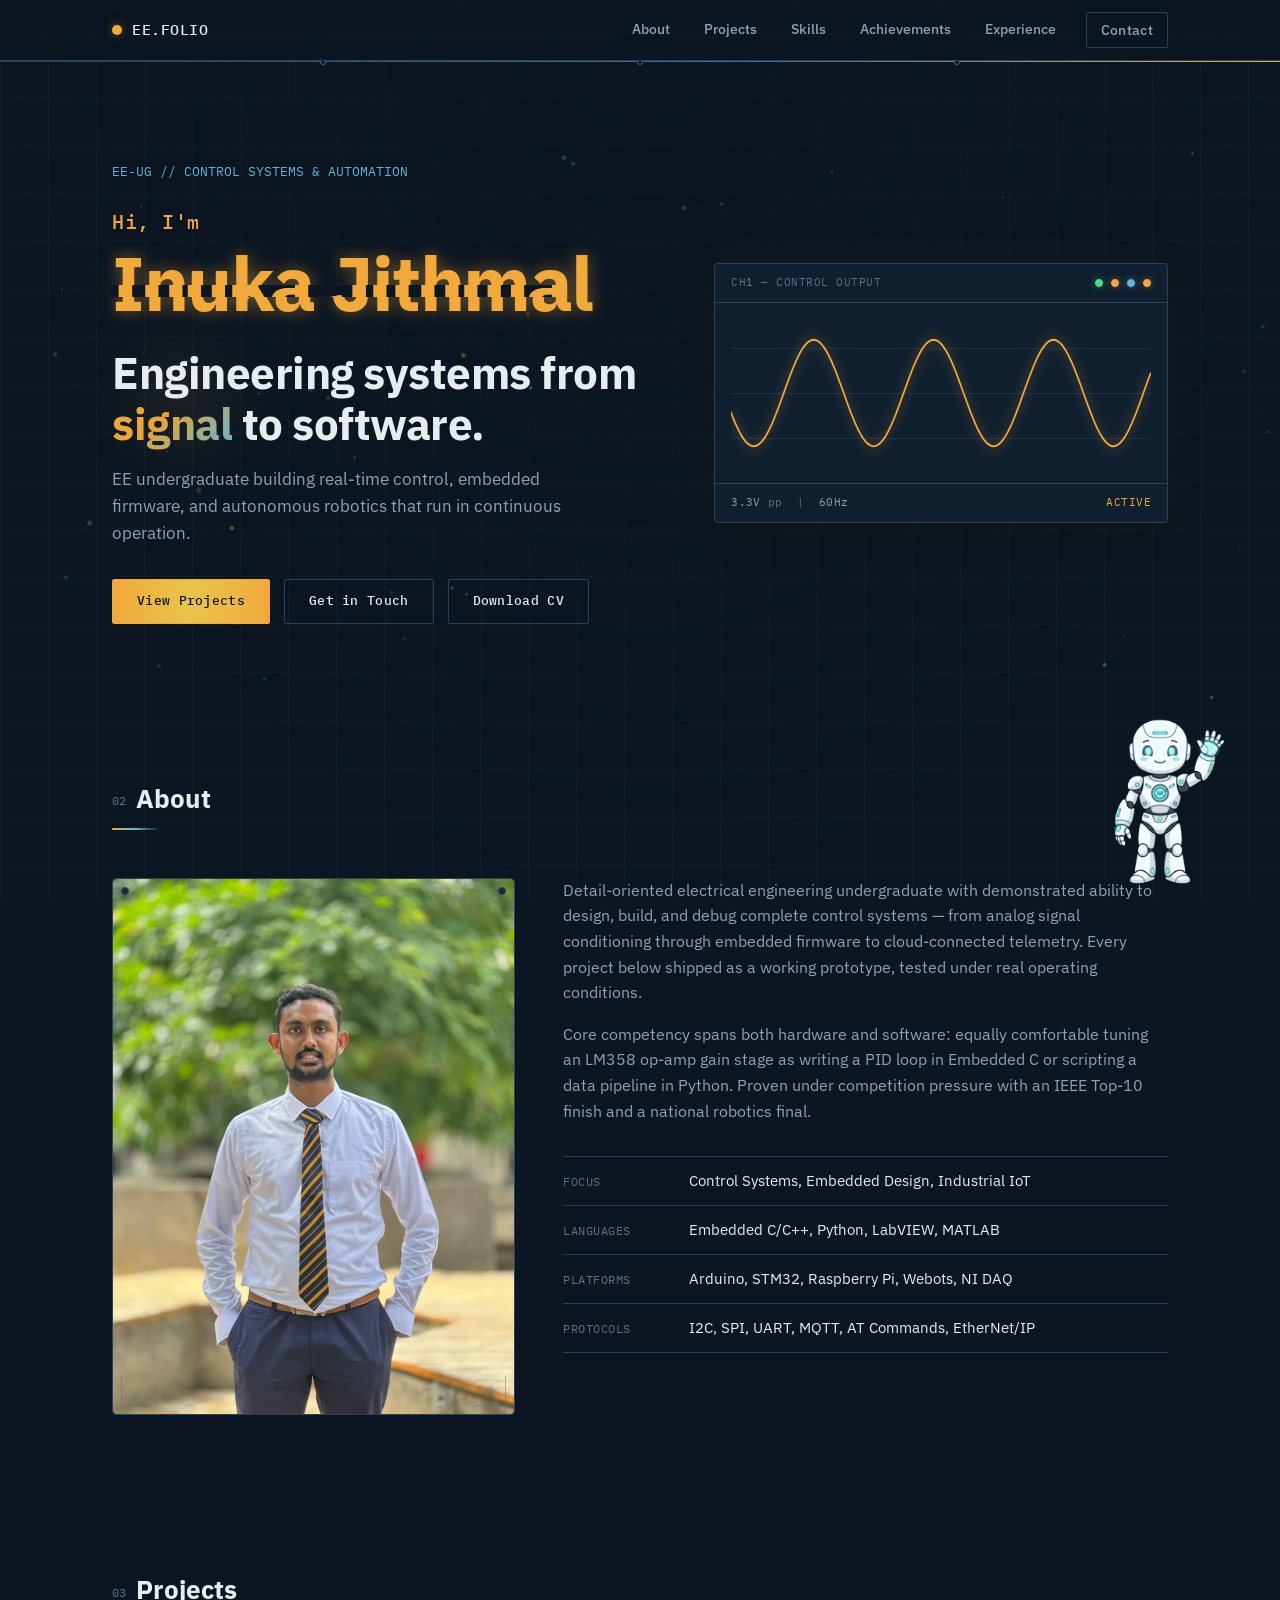
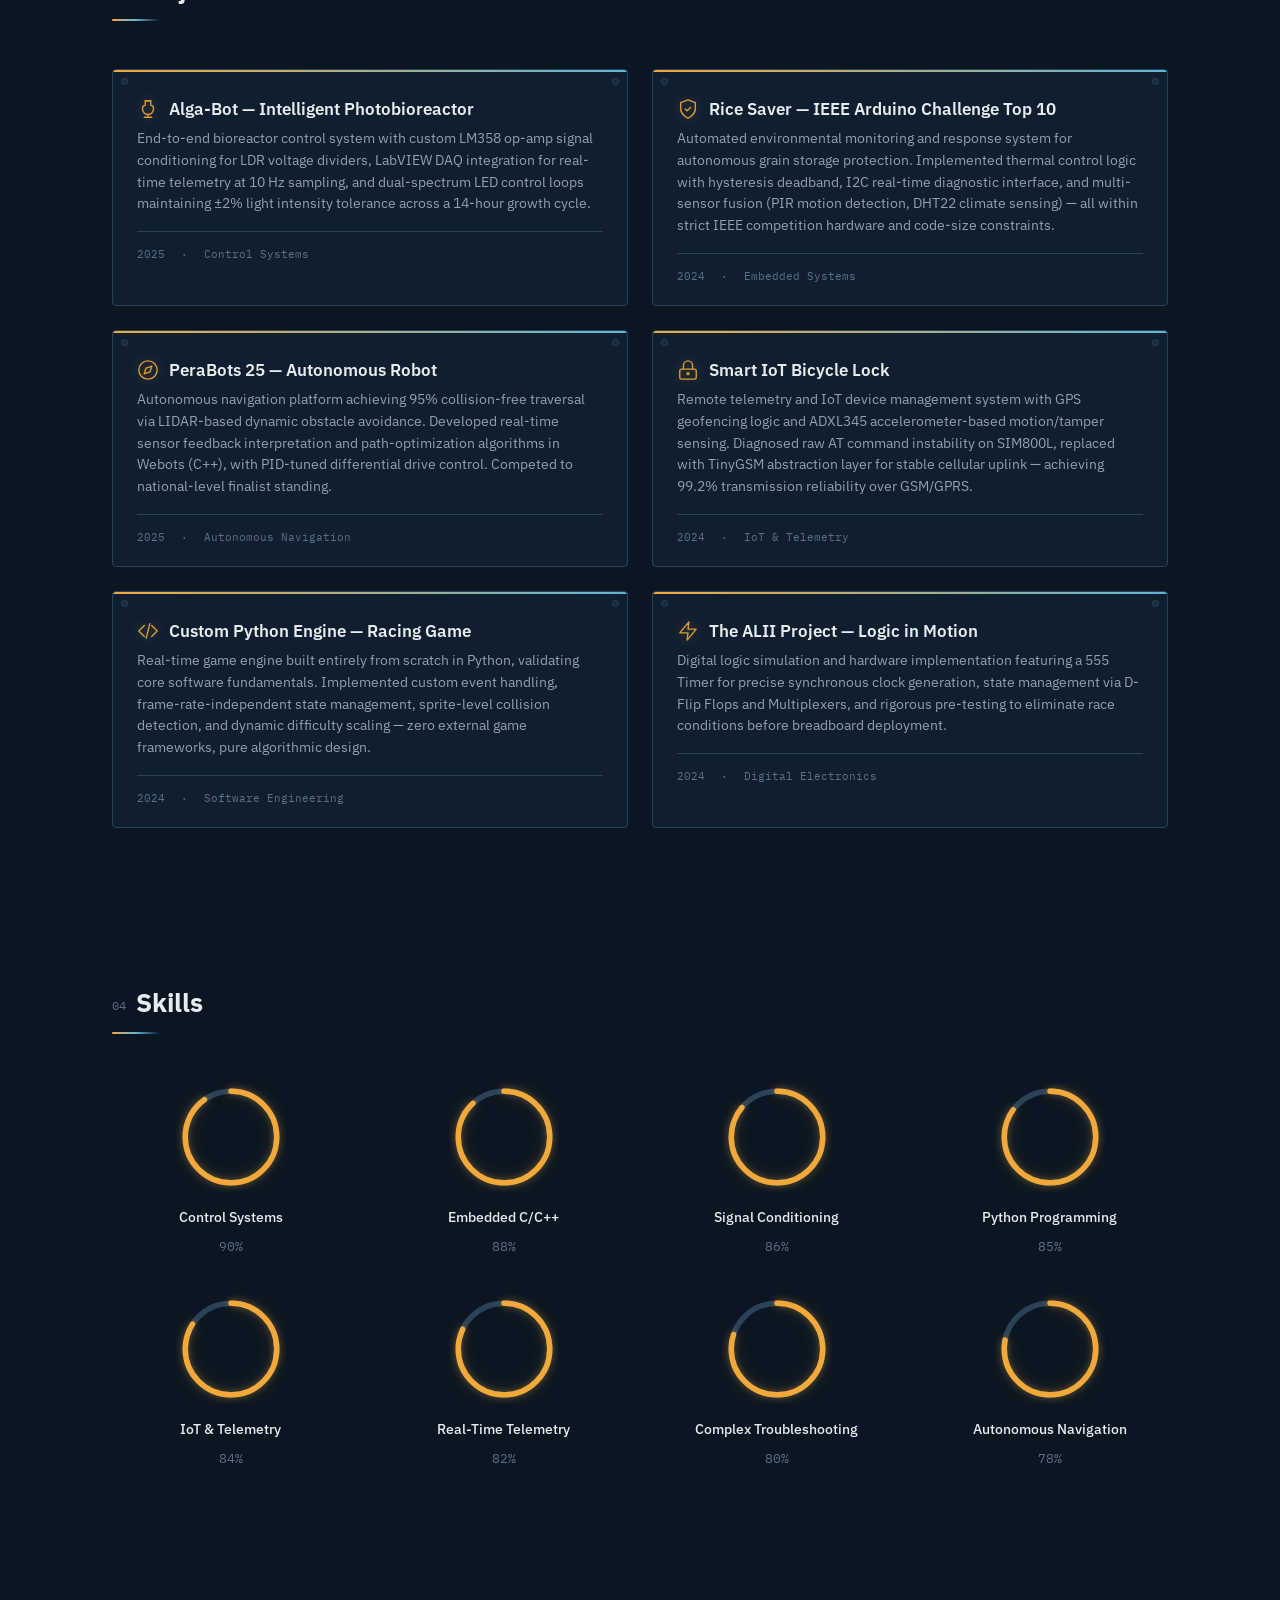
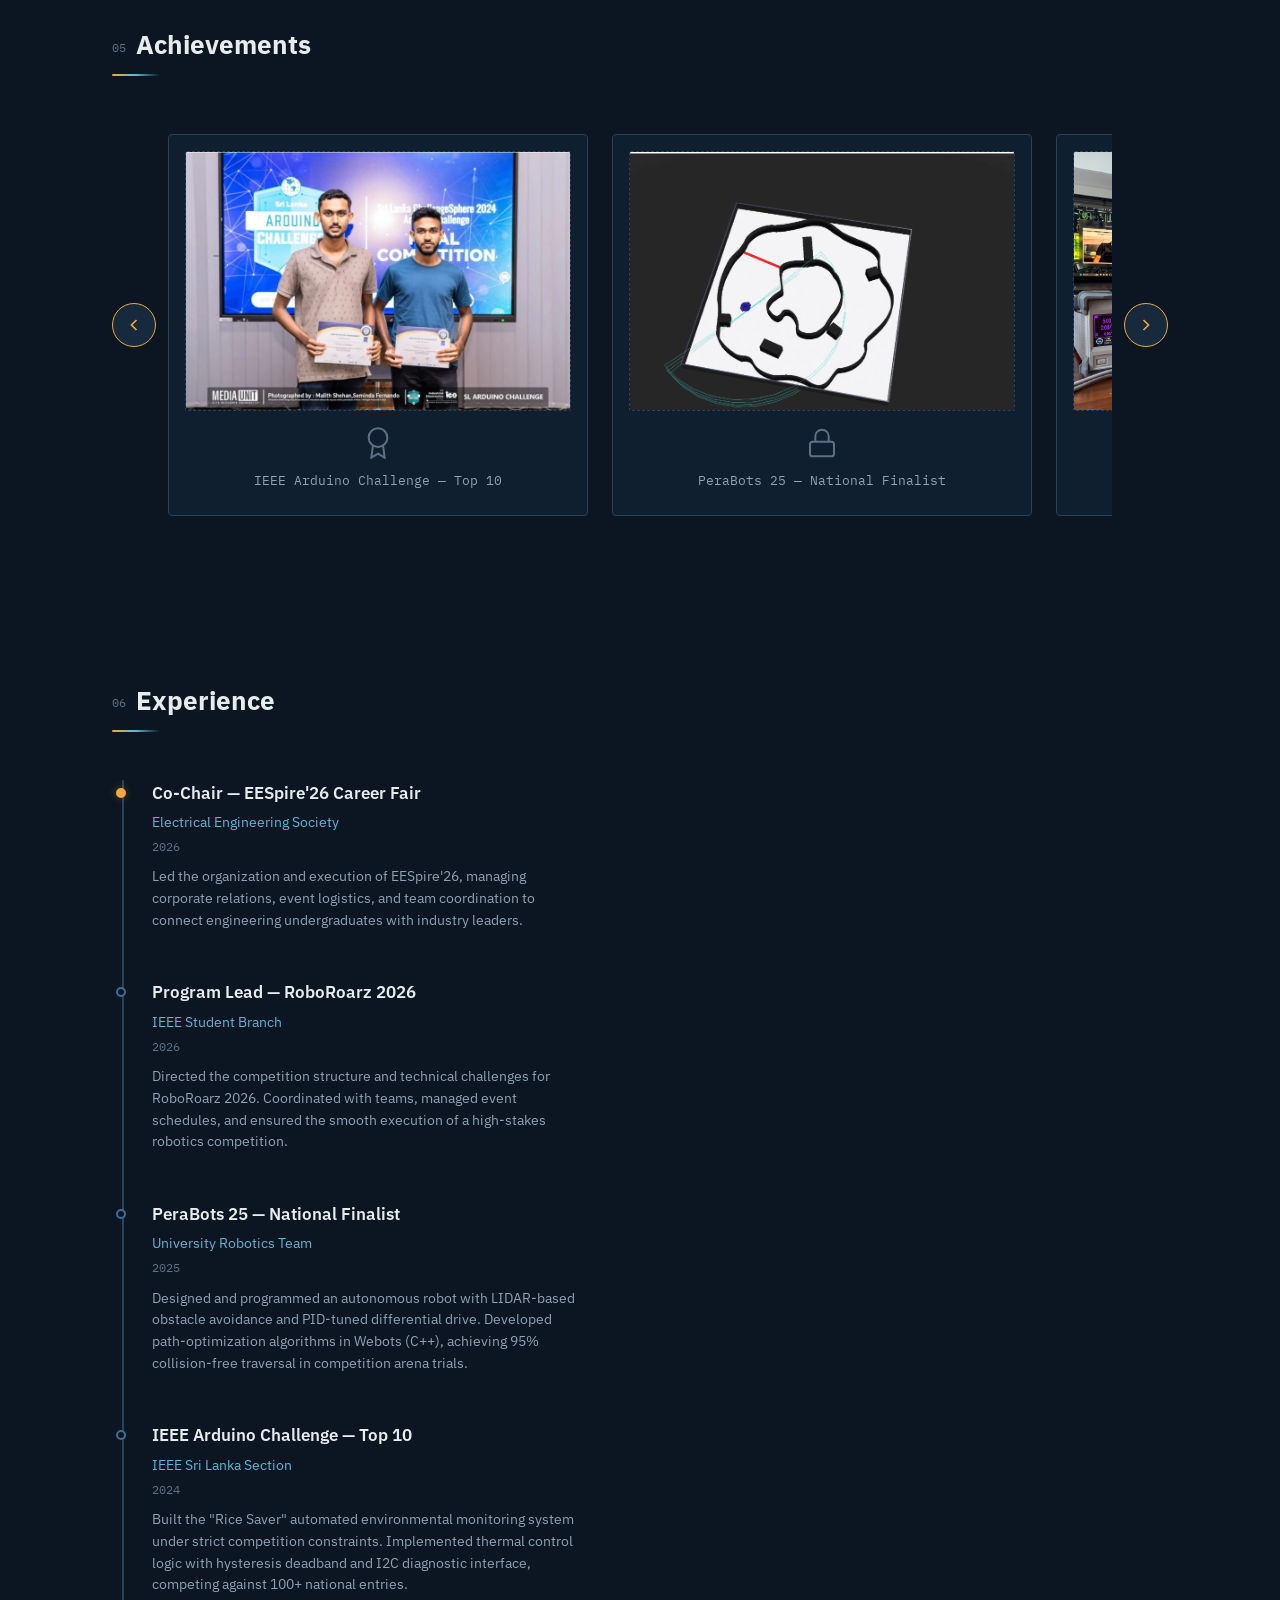
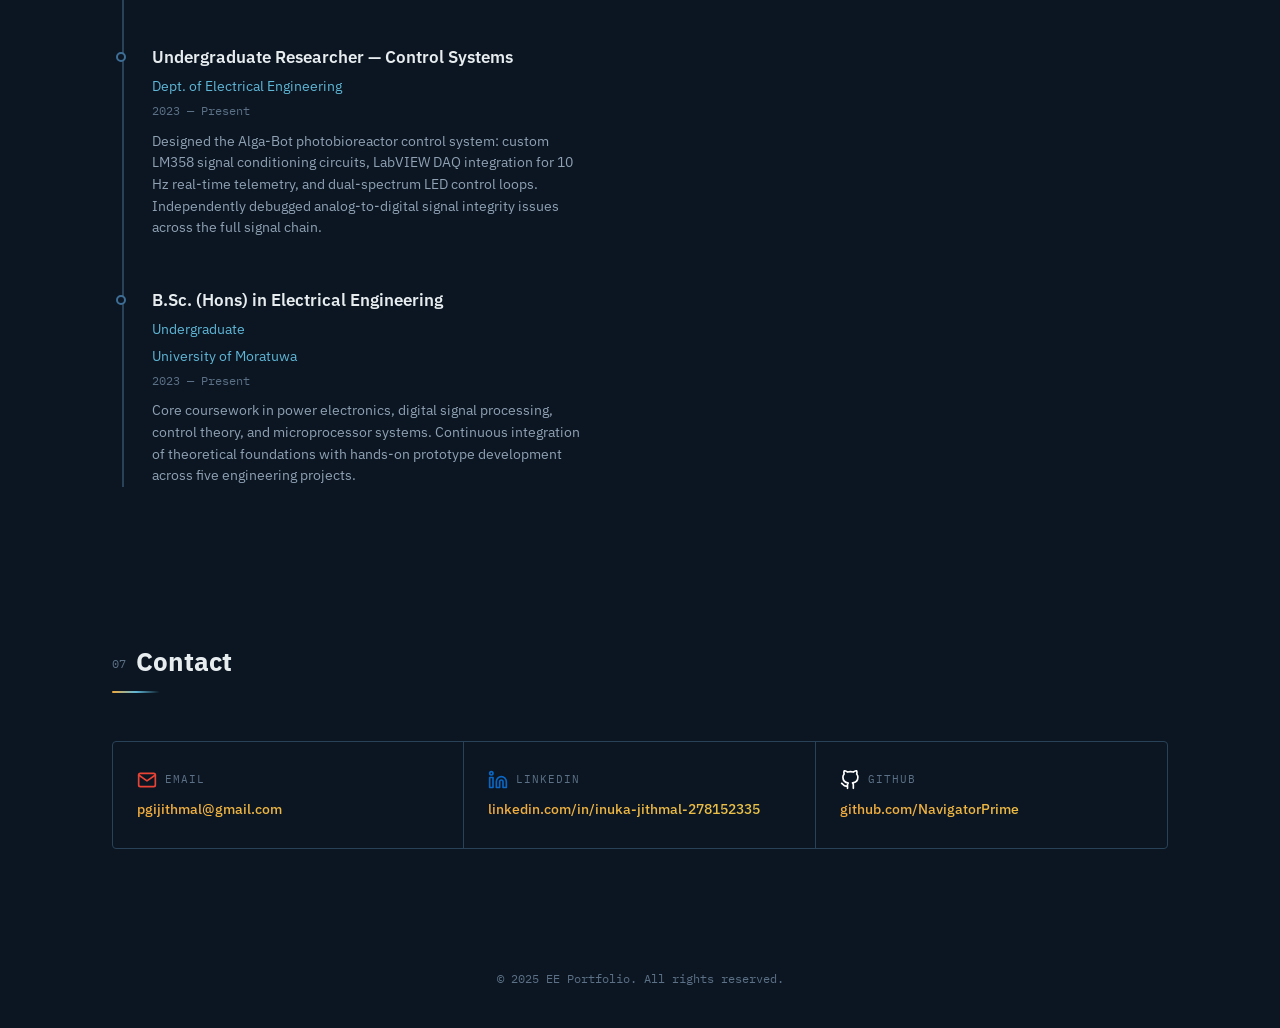
<file: index.html>
<!DOCTYPE html>
<html lang="en">
<head>
  <meta charset="UTF-8">
  <meta name="viewport" content="width=device-width, initial-scale=1.0">
  <title>Electrical Engineering Portfolio — Control Systems, Embedded Design &amp; Autonomous Robotics</title>
  <meta name="description" content="Electrical engineering undergraduate portfolio specializing in real-time control systems, embedded C/C++ firmware, autonomous robotics, industrial IoT, and signal conditioning. Proven track record in IEEE competitions and national-level robotics finals.">
  <link rel="stylesheet" href="index.css?v=3">
</head>
<body>

  <!-- ======================== NAVBAR ======================== -->
  <nav class="navbar" id="navbar">
    <div class="wrap">
      <a href="#" class="logo">
        <span class="logo-dot"></span>
        <span>EE.FOLIO</span>
      </a>
      <ul class="nav-links">
        <li><a href="#about">About</a></li>
        <li><a href="#projects">Projects</a></li>
        <li><a href="#skills">Skills</a></li>
        <li><a href="#achievements">Achievements</a></li>
        <li><a href="#experience">Experience</a></li>
        <li><a href="#contact" class="btn btn-ghost">Contact</a></li>
      </ul>
    </div>
  </nav>

  <!-- Bus Rule Divider -->
  <div class="bus-rule"><span class="bus-rule-center"></span></div>


  <!-- ======================== HERO ======================== -->
  <section class="hero" id="hero">
    <div class="hero-particles" id="hero-particles">
      <canvas id="particle-canvas"></canvas>
    </div>
    <div class="wrap">
      <div class="hero-grid">
        <div class="hero-text">
          <span class="eyebrow">EE-UG // CONTROL SYSTEMS &amp; AUTOMATION</span>
          <div class="name-glitch-container">
            <span class="name-greeting">Hi, I'm</span><br/>
            <span class="name-glitch" data-text="Inuka Jithmal">Inuka Jithmal</span>
          </div>
          <h1>Engineering systems from <span class="amber">signal</span> to software.</h1>
          <p class="lede">EE undergraduate building real-time control, embedded firmware, and autonomous robotics that run in continuous operation.</p>
          <div class="hero-buttons">
            <a href="#projects" class="btn btn-primary">View Projects</a>
            <a href="#contact" class="btn btn-ghost">Get in Touch</a>
            <a href="CV.pdf" class="btn btn-ghost" download>Download CV</a>
          </div>
        </div>

        <!-- Oscilloscope Panel -->
        <div class="scope-panel" id="scope-panel">
          <div class="scope-header">
            <span class="scope-channel">CH1 — CONTROL OUTPUT</span>
            <div class="scope-leds">
              <span class="led" id="led-1"></span>
              <span class="led" id="led-2"></span>
              <span class="led" id="led-3"></span>
              <span class="led" id="led-4"></span>
            </div>
          </div>
          <div class="scope-display">
            <div class="scope-grid-line"></div>
            <div class="scope-grid-line"></div>
            <div class="scope-grid-line"></div>
            <svg class="scope-svg" viewBox="0 0 500 140" preserveAspectRatio="none" id="scope-svg">
              <path class="scope-trace" id="scope-trace" d="" />
            </svg>
          </div>
          <div class="scope-footer">
            <span class="scope-readout"><span>3.3V</span> pp &nbsp;|&nbsp; <span>60Hz</span></span>
            <span class="scope-status" id="scope-status">STANDBY</span>
          </div>
        </div>
      </div>
    </div>
  </section>


  <!-- ======================== ABOUT ======================== -->
  <section id="about">
    <div class="wrap">
      <h2><span class="section-ref">02</span>About</h2>
      <div class="about-grid">
        <!-- Photo Panel -->
        <div class="photo-panel" id="photo-panel">
          <span class="bolt bolt-tl"></span>
          <span class="bolt bolt-tr"></span>
          <img id="photo-preview" class="loaded" src="profile.jpg" alt="Profile photo" style="display: block;">
        </div>

        <!-- Bio + Spec Sheet -->
        <div class="bio">
          <p>Detail-oriented electrical engineering undergraduate with demonstrated ability to design, build, and debug complete control systems — from analog signal conditioning through embedded firmware to cloud-connected telemetry. Every project below shipped as a working prototype, tested under real operating conditions.</p>
          <p>Core competency spans both hardware and software: equally comfortable tuning an LM358 op-amp gain stage as writing a PID loop in Embedded C or scripting a data pipeline in Python. Proven under competition pressure with an IEEE Top-10 finish and a national robotics final.</p>

          <dl class="spec-sheet">
            <div class="spec-row">
              <dt class="spec-key">FOCUS</dt>
              <dd class="spec-val">Control Systems, Embedded Design, Industrial IoT</dd>
            </div>
            <div class="spec-row">
              <dt class="spec-key">LANGUAGES</dt>
              <dd class="spec-val">Embedded C/C++, Python, LabVIEW, MATLAB</dd>
            </div>
            <div class="spec-row">
              <dt class="spec-key">PLATFORMS</dt>
              <dd class="spec-val">Arduino, STM32, Raspberry Pi, Webots, NI DAQ</dd>
            </div>
            <div class="spec-row">
              <dt class="spec-key">PROTOCOLS</dt>
              <dd class="spec-val">I2C, SPI, UART, MQTT, AT Commands, EtherNet/IP</dd>
            </div>
          </dl>
        </div>
      </div>
    </div>
  </section>


  <!-- ======================== PROJECTS ======================== -->
  <section id="projects">
    <div class="wrap">
      <h2><span class="section-ref">03</span>Projects</h2>
      <div class="project-grid">

        <!-- 1. Alga-Bot -->
        <div class="project-card" tabindex="0">
          <h3><svg class="project-icon" viewBox="0 0 24 24" fill="none" stroke="currentColor" stroke-width="1.5" stroke-linecap="round" stroke-linejoin="round"><path d="M9 3h6v5a3 3 0 0 1 3 3v1a6 6 0 0 1-12 0v-1a3 3 0 0 1 3-3V3z"/><line x1="9" y1="3" x2="15" y2="3"/><path d="M12 18v3"/><path d="M8 21h8"/></svg>Alga-Bot — Intelligent Photobioreactor</h3>
          <p class="project-desc">End-to-end bioreactor control system with custom LM358 op-amp signal conditioning for LDR voltage dividers, LabVIEW DAQ integration for real-time telemetry at 10 Hz sampling, and dual-spectrum LED control loops maintaining ±2% light intensity tolerance across a 14-hour growth cycle.</p>
          <div class="project-tags">
            <span class="tag">LabVIEW</span>
            <span class="tag">LM358 Op-Amp</span>
            <span class="tag">Signal Conditioning</span>
            <span class="tag">NI DAQ</span>
            <span class="tag">PID Control</span>
          </div>
          <div class="project-meta">
            <span>2025</span>
            <span>·</span>
            <span>Control Systems</span>
          </div>
        </div>

        <!-- 2. Rice Saver -->
        <div class="project-card" tabindex="0">
          <h3><svg class="project-icon" viewBox="0 0 24 24" fill="none" stroke="currentColor" stroke-width="1.5" stroke-linecap="round" stroke-linejoin="round"><path d="M12 22s8-4 8-10V5l-8-3-8 3v7c0 6 8 10 8 10z"/><polyline points="9 12 11 14 15 10"/></svg>Rice Saver — IEEE Arduino Challenge Top 10</h3>
          <p class="project-desc">Automated environmental monitoring and response system for autonomous grain storage protection. Implemented thermal control logic with hysteresis deadband, I2C real-time diagnostic interface, and multi-sensor fusion (PIR motion detection, DHT22 climate sensing) — all within strict IEEE competition hardware and code-size constraints.</p>
          <div class="project-tags">
            <span class="tag">Arduino</span>
            <span class="tag">I2C</span>
            <span class="tag">PIR</span>
            <span class="tag">DHT22</span>
            <span class="tag">Thermal Control</span>
          </div>
          <div class="project-meta">
            <span>2024</span>
            <span>·</span>
            <span>Embedded Systems</span>
          </div>
        </div>

        <!-- 3. PeraBots 25 -->
        <div class="project-card" tabindex="0">
          <h3><svg class="project-icon" viewBox="0 0 24 24" fill="none" stroke="currentColor" stroke-width="1.5" stroke-linecap="round" stroke-linejoin="round"><circle cx="12" cy="12" r="10"/><polygon points="16.24 7.76 14.12 14.12 7.76 16.24 9.88 9.88 16.24 7.76"/></svg>PeraBots 25 — Autonomous Robot</h3>
          <p class="project-desc">Autonomous navigation platform achieving 95% collision-free traversal via LIDAR-based dynamic obstacle avoidance. Developed real-time sensor feedback interpretation and path-optimization algorithms in Webots (C++), with PID-tuned differential drive control. Competed to national-level finalist standing.</p>
          <div class="project-tags">
            <span class="tag">LIDAR</span>
            <span class="tag">Webots</span>
            <span class="tag">Path Planning</span>
            <span class="tag">C++</span>
            <span class="tag">PID</span>
          </div>
          <div class="project-meta">
            <span>2025</span>
            <span>·</span>
            <span>Autonomous Navigation</span>
          </div>
        </div>

        <!-- 4. Smart IoT Bicycle Lock -->
        <div class="project-card" tabindex="0">
          <h3><svg class="project-icon" viewBox="0 0 24 24" fill="none" stroke="currentColor" stroke-width="1.5" stroke-linecap="round" stroke-linejoin="round"><rect x="3" y="11" width="18" height="11" rx="2" ry="2"/><path d="M7 11V7a5 5 0 0 1 10 0v4"/><circle cx="12" cy="16" r="1"/></svg>Smart IoT Bicycle Lock</h3>
          <p class="project-desc">Remote telemetry and IoT device management system with GPS geofencing logic and ADXL345 accelerometer-based motion/tamper sensing. Diagnosed raw AT command instability on SIM800L, replaced with TinyGSM abstraction layer for stable cellular uplink — achieving 99.2% transmission reliability over GSM/GPRS.</p>
          <div class="project-tags">
            <span class="tag">TinyGSM</span>
            <span class="tag">ADXL345</span>
            <span class="tag">Geofencing</span>
            <span class="tag">SIM800L</span>
            <span class="tag">MQTT</span>
          </div>
          <div class="project-meta">
            <span>2024</span>
            <span>·</span>
            <span>IoT &amp; Telemetry</span>
          </div>
        </div>

        <!-- 5. Custom Python Engine -->
        <div class="project-card" tabindex="0">
          <h3><svg class="project-icon" viewBox="0 0 24 24" fill="none" stroke="currentColor" stroke-width="1.5" stroke-linecap="round" stroke-linejoin="round"><polyline points="16 18 22 12 16 6"/><polyline points="8 6 2 12 8 18"/><line x1="14" y1="4" x2="10" y2="20"/></svg>Custom Python Engine — Racing Game</h3>
          <p class="project-desc">Real-time game engine built entirely from scratch in Python, validating core software fundamentals. Implemented custom event handling, frame-rate-independent state management, sprite-level collision detection, and dynamic difficulty scaling — zero external game frameworks, pure algorithmic design.</p>
          <div class="project-tags">
            <span class="tag">Python</span>
            <span class="tag">Pygame</span>
            <span class="tag">State Machine</span>
            <span class="tag">Event Loop</span>
            <span class="tag">OOP</span>
          </div>
          <div class="project-meta">
            <span>2024</span>
            <span>·</span>
            <span>Software Engineering</span>
          </div>
        </div>

        <!-- 6. ALII Project -->
        <div class="project-card" tabindex="0">
          <h3><svg class="project-icon" viewBox="0 0 24 24" fill="none" stroke="currentColor" stroke-width="1.5" stroke-linecap="round" stroke-linejoin="round"><path d="M13 2L3 14h9l-1 8 10-12h-9l1-8z"/></svg>The ALII Project — Logic in Motion</h3>
          <p class="project-desc">Digital logic simulation and hardware implementation featuring a 555 Timer for precise synchronous clock generation, state management via D-Flip Flops and Multiplexers, and rigorous pre-testing to eliminate race conditions before breadboard deployment.</p>
          <div class="project-tags">
            <span class="tag">555 Timer</span>
            <span class="tag">Digital Logic</span>
            <span class="tag">D-Flip Flops</span>
            <span class="tag">Simulation</span>
            <span class="tag">Multiplexers</span>
          </div>
          <div class="project-meta">
            <span>2024</span>
            <span>·</span>
            <span>Digital Electronics</span>
          </div>
        </div>

      </div>
    </div>
  </section>


  <!-- ======================== SKILLS ======================== -->
  <section id="skills">
    <div class="wrap">
      <h2><span class="section-ref">04</span>Skills</h2>
      <div class="skill-grid">

        <div class="skill-gauge" data-percent="90">
          <svg class="gauge-ring" viewBox="0 0 120 120">
            <circle class="gauge-track" cx="60" cy="60" r="50" />
            <circle class="gauge-fill" cx="60" cy="60" r="50" />
          </svg>
          <div class="gauge-label">
            <span class="name">Control Systems</span>
            <span class="pct">90%</span>
          </div>
        </div>

        <div class="skill-gauge" data-percent="88">
          <svg class="gauge-ring" viewBox="0 0 120 120">
            <circle class="gauge-track" cx="60" cy="60" r="50" />
            <circle class="gauge-fill" cx="60" cy="60" r="50" />
          </svg>
          <div class="gauge-label">
            <span class="name">Embedded C/C++</span>
            <span class="pct">88%</span>
          </div>
        </div>

        <div class="skill-gauge" data-percent="86">
          <svg class="gauge-ring" viewBox="0 0 120 120">
            <circle class="gauge-track" cx="60" cy="60" r="50" />
            <circle class="gauge-fill" cx="60" cy="60" r="50" />
          </svg>
          <div class="gauge-label">
            <span class="name">Signal Conditioning</span>
            <span class="pct">86%</span>
          </div>
        </div>

        <div class="skill-gauge" data-percent="85">
          <svg class="gauge-ring" viewBox="0 0 120 120">
            <circle class="gauge-track" cx="60" cy="60" r="50" />
            <circle class="gauge-fill" cx="60" cy="60" r="50" />
          </svg>
          <div class="gauge-label">
            <span class="name">Python Programming</span>
            <span class="pct">85%</span>
          </div>
        </div>

        <div class="skill-gauge" data-percent="84">
          <svg class="gauge-ring" viewBox="0 0 120 120">
            <circle class="gauge-track" cx="60" cy="60" r="50" />
            <circle class="gauge-fill" cx="60" cy="60" r="50" />
          </svg>
          <div class="gauge-label">
            <span class="name">IoT & Telemetry</span>
            <span class="pct">84%</span>
          </div>
        </div>

        <div class="skill-gauge" data-percent="82">
          <svg class="gauge-ring" viewBox="0 0 120 120">
            <circle class="gauge-track" cx="60" cy="60" r="50" />
            <circle class="gauge-fill" cx="60" cy="60" r="50" />
          </svg>
          <div class="gauge-label">
            <span class="name">Real-Time Telemetry</span>
            <span class="pct">82%</span>
          </div>
        </div>

        <div class="skill-gauge" data-percent="80">
          <svg class="gauge-ring" viewBox="0 0 120 120">
            <circle class="gauge-track" cx="60" cy="60" r="50" />
            <circle class="gauge-fill" cx="60" cy="60" r="50" />
          </svg>
          <div class="gauge-label">
            <span class="name">Complex Troubleshooting</span>
            <span class="pct">80%</span>
          </div>
        </div>

        <div class="skill-gauge" data-percent="78">
          <svg class="gauge-ring" viewBox="0 0 120 120">
            <circle class="gauge-track" cx="60" cy="60" r="50" />
            <circle class="gauge-fill" cx="60" cy="60" r="50" />
          </svg>
          <div class="gauge-label">
            <span class="name">Autonomous Navigation</span>
            <span class="pct">78%</span>
          </div>
        </div>

      </div>
    </div>
  </section>


  <!-- ======================== ACHIEVEMENTS ======================== -->
  <section id="achievements">
    <div class="wrap">
      <h2><span class="section-ref">05</span>Achievements</h2>
      <div class="marquee-wrapper">
        <button class="marquee-nav-btn left" id="marquee-left">
          <svg viewBox="0 0 24 24" fill="none" stroke="currentColor" stroke-width="2"><polyline points="15 18 9 12 15 6"/></svg>
        </button>
        <div class="marquee-container" id="achievement-marquee">
          <div class="marquee-track" id="marquee-track">
            <!-- Set 1 -->
          <div class="marquee-set">
            <a href="projects/rice-saver.html" class="marquee-card" data-project="rice-saver">
              <div class="marquee-image-placeholder"><img src="projects/images/arduino-ieee.jpg" alt="IEEE Arduino Challenge"></div>
              <div class="marquee-content">
                <svg viewBox="0 0 24 24" fill="none" stroke="currentColor" stroke-width="1.5"><circle cx="12" cy="8" r="7"/><polyline points="8.21 13.89 7 23 12 20 17 23 15.79 13.88"/></svg>
                <div class="marquee-text">IEEE Arduino Challenge — Top 10</div>
              </div>
            </a>
            <a href="projects/perabots.html" class="marquee-card" data-project="perabots">
              <div class="marquee-image-placeholder"><img src="projects/images/perabots-arena.png" alt="PeraBots 25 Arena Simulation"></div>
              <div class="marquee-content">
                <svg viewBox="0 0 24 24" fill="none" stroke="currentColor" stroke-width="1.5"><rect x="3" y="11" width="18" height="11" rx="2" ry="2"/><path d="M7 11V7a5 5 0 0 1 10 0v4"/></svg>
                <div class="marquee-text">PeraBots 25 — National Finalist</div>
              </div>
            </a>
            <a href="projects/algabot.html" class="marquee-card" data-project="algabot">
              <div class="marquee-image-placeholder"><img src="projects/images/achievement.jpg" alt="Achievement Thumbnail"></div>
              <div class="marquee-content">
                <svg viewBox="0 0 24 24" fill="none" stroke="currentColor" stroke-width="1.5"><path d="M9 3v2M15 3v2M3 8h18M5 5h14a2 2 0 0 1 2 2v14a2 2 0 0 1-2 2H5a2 2 0 0 1-2-2V7a2 2 0 0 1 2-2z"/><circle cx="12" cy="15" r="4"/></svg>
                <div class="marquee-text">Alga-Bot Photobioreactor Demo</div>
              </div>
            </a>
            <a href="projects/iot-lock.html" class="marquee-card" data-project="iot-lock">
              <div class="marquee-image-placeholder"><img src="projects/images/iot-lock.jpg" alt="IoT Bicycle Lock"></div>
              <div class="marquee-content">
                <svg viewBox="0 0 24 24" fill="none" stroke="currentColor" stroke-width="1.5"><path d="M22 12h-4l-3 9L9 3l-3 9H2"/></svg>
                <div class="marquee-text">IoT Bicycle Lock — Field Test</div>
              </div>
            </a>
            <a href="projects/racing-engine.html" class="marquee-card" data-project="racing-engine">
              <div class="marquee-image-placeholder"><img src="projects/images/race.png" alt="Python Racing Engine Demo"></div>
              <div class="marquee-content">
                <svg viewBox="0 0 24 24" fill="none" stroke="currentColor" stroke-width="1.5"><polyline points="16 18 22 12 16 6"/><polyline points="8 6 2 12 8 18"/></svg>
                <div class="marquee-text">Python Racing Engine Demo</div>
              </div>
            </a>
            <a href="projects/raven.html" class="marquee-card" data-project="raven">
              <div class="marquee-image-placeholder"><img src="projects/images/robofest.jpg" alt="ROBOFEST 2025 - Finalist"></div>
              <div class="marquee-content">
                <svg viewBox="0 0 24 24" fill="none" stroke="currentColor" stroke-width="1.5"><polygon points="12 2 15.09 8.26 22 9.27 17 14.14 18.18 21.02 12 17.77 5.82 21.02 7 14.14 2 9.27 8.91 8.26 12 2"/></svg>
                <div class="marquee-text">ROBOFEST 2025 — Finalist</div>
              </div>
            </a>
            <a href="projects/alii.html" class="marquee-card" data-project="alii">
              <div class="marquee-image-placeholder"><img src="projects/images/alii-front.jpg" alt="The ALII Project"></div>
              <div class="marquee-content">
                <svg viewBox="0 0 24 24" fill="none" stroke="currentColor" stroke-width="1.5"><path d="M13 2L3 14h9l-1 8 10-12h-9l1-8z"/></svg>
                <div class="marquee-text">The ALII Project</div>
              </div>
            </a>
          </div>
          </div>
        </div>
        <button class="marquee-nav-btn right" id="marquee-right">
          <svg viewBox="0 0 24 24" fill="none" stroke="currentColor" stroke-width="2"><polyline points="9 18 15 12 9 6"/></svg>
        </button>
      </div>
    </div>
  </section>


  <!-- ======================== EXPERIENCE ======================== -->
  <section id="experience">
    <div class="wrap">
      <h2><span class="section-ref">06</span>Experience</h2>
      <div class="timeline" id="timeline">
        <div class="timeline-wire">
          <div class="timeline-current" id="timeline-current"></div>
        </div>

        <div class="timeline-item">
          <div class="timeline-node"></div>
          <div class="timeline-role">Co-Chair — EESpire'26 Career Fair</div>
          <div class="timeline-org">Electrical Engineering Society</div>
          <div class="timeline-date">2026</div>
          <p class="timeline-desc">Led the organization and execution of EESpire'26, managing corporate relations, event logistics, and team coordination to connect engineering undergraduates with industry leaders.</p>
        </div>

        <div class="timeline-item">
          <div class="timeline-node"></div>
          <div class="timeline-role">Program Lead — RoboRoarz 2026</div>
          <div class="timeline-org">IEEE Student Branch</div>
          <div class="timeline-date">2026</div>
          <p class="timeline-desc">Directed the competition structure and technical challenges for RoboRoarz 2026. Coordinated with teams, managed event schedules, and ensured the smooth execution of a high-stakes robotics competition.</p>
        </div>

        <div class="timeline-item">
          <div class="timeline-node"></div>
          <div class="timeline-role">PeraBots 25 — National Finalist</div>
          <div class="timeline-org">University Robotics Team</div>
          <div class="timeline-date">2025</div>
          <p class="timeline-desc">Designed and programmed an autonomous robot with LIDAR-based obstacle avoidance and PID-tuned differential drive. Developed path-optimization algorithms in Webots (C++), achieving 95% collision-free traversal in competition arena trials.</p>
        </div>

        <div class="timeline-item">
          <div class="timeline-node"></div>
          <div class="timeline-role">IEEE Arduino Challenge — Top 10</div>
          <div class="timeline-org">IEEE Sri Lanka Section</div>
          <div class="timeline-date">2024</div>
          <p class="timeline-desc">Built the "Rice Saver" automated environmental monitoring system under strict competition constraints. Implemented thermal control logic with hysteresis deadband and I2C diagnostic interface, competing against 100+ national entries.</p>
        </div>

        <div class="timeline-item">
          <div class="timeline-node"></div>
          <div class="timeline-role">Undergraduate Researcher — Control Systems</div>
          <div class="timeline-org">Dept. of Electrical Engineering</div>
          <div class="timeline-date">2023 — Present</div>
          <p class="timeline-desc">Designed the Alga-Bot photobioreactor control system: custom LM358 signal conditioning circuits, LabVIEW DAQ integration for 10 Hz real-time telemetry, and dual-spectrum LED control loops. Independently debugged analog-to-digital signal integrity issues across the full signal chain.</p>
        </div>

        <div class="timeline-item">
          <div class="timeline-node"></div>
          <div class="timeline-role">B.Sc. (Hons) in Electrical Engineering</div>
          <div class="timeline-org">Undergraduate</div>
          <div class="timeline-org">University of Moratuwa</div>
          <div class="timeline-date">2023 — Present</div>
          <p class="timeline-desc">Core coursework in power electronics, digital signal processing, control theory, and microprocessor systems. Continuous integration of theoretical foundations with hands-on prototype development across five engineering projects.</p>
        </div>

      </div>
    </div>
  </section>


  <!-- ======================== CONTACT ======================== -->
  <section id="contact">
    <div class="wrap">
      <h2><span class="section-ref">07</span>Contact</h2>
      <div class="terminal-block">
        <a href="mailto:pgijithmal@gmail.com" class="terminal-cell">
          <span class="terminal-label" style="display: flex; align-items: center; gap: 8px;"><svg viewBox="0 0 24 24" width="20" height="20" fill="none" stroke="#EA4335" stroke-width="2" stroke-linecap="round" stroke-linejoin="round"><path d="M4 4h16c1.1 0 2 .9 2 2v12c0 1.1-.9 2-2 2H4c-1.1 0-2-.9-2-2V6c0-1.1.9-2 2-2z"></path><polyline points="22,6 12,13 2,6"></polyline></svg>EMAIL</span>
          <span class="terminal-value">pgijithmal@gmail.com</span>
        </a>
        <a href="https://www.linkedin.com/in/inuka-jithmal-278152335" target="_blank" rel="noopener" class="terminal-cell">
          <span class="terminal-label" style="display: flex; align-items: center; gap: 8px;"><svg viewBox="0 0 24 24" width="20" height="20" fill="none" stroke="#0A66C2" stroke-width="2" stroke-linecap="round" stroke-linejoin="round"><path d="M16 8a6 6 0 0 1 6 6v7h-4v-7a2 2 0 0 0-2-2 2 2 0 0 0-2 2v7h-4v-7a6 6 0 0 1 6-6z"></path><rect x="2" y="9" width="4" height="12"></rect><circle cx="4" cy="4" r="2"></circle></svg>LINKEDIN</span>
          <span class="terminal-value">linkedin.com/in/inuka-jithmal-278152335</span>
        </a>
        <a href="https://github.com/NavigatorPrime" target="_blank" rel="noopener" class="terminal-cell">
          <span class="terminal-label" style="display: flex; align-items: center; gap: 8px;"><svg viewBox="0 0 24 24" width="20" height="20" fill="none" stroke="#ffffff" stroke-width="2" stroke-linecap="round" stroke-linejoin="round"><path d="M9 19c-5 1.5-5-2.5-7-3m14 6v-3.87a3.37 3.37 0 0 0-.94-2.61c3.14-.35 6.44-1.54 6.44-7A5.44 5.44 0 0 0 20 4.77 5.07 5.07 0 0 0 19.91 1S18.73.65 16 2.48a13.38 13.38 0 0 0-7 0C6.27.65 5.09 1 5.09 1A5.07 5.07 0 0 0 5 4.77a5.44 5.44 0 0 0-1.5 3.78c0 5.42 3.3 6.61 6.44 7A3.37 3.37 0 0 0 9 18.13V22"></path></svg>GITHUB</span>
          <span class="terminal-value">github.com/NavigatorPrime</span>
        </a>

      </div>
    </div>
  </section>


  <!-- ======================== FOOTER ======================== -->
  <footer class="footer">
    <div class="wrap">
      <p>&copy; 2025 EE Portfolio. All rights reserved.</p>
    </div>
  </footer>


  <!-- Robot Mascot -->
  <div id="robot-mascot">
    <img src="anime_robot_transparent.png" alt="Waving Robot" />
  </div>

  <script src="index.js"></script>
</body>
</html>
</file>
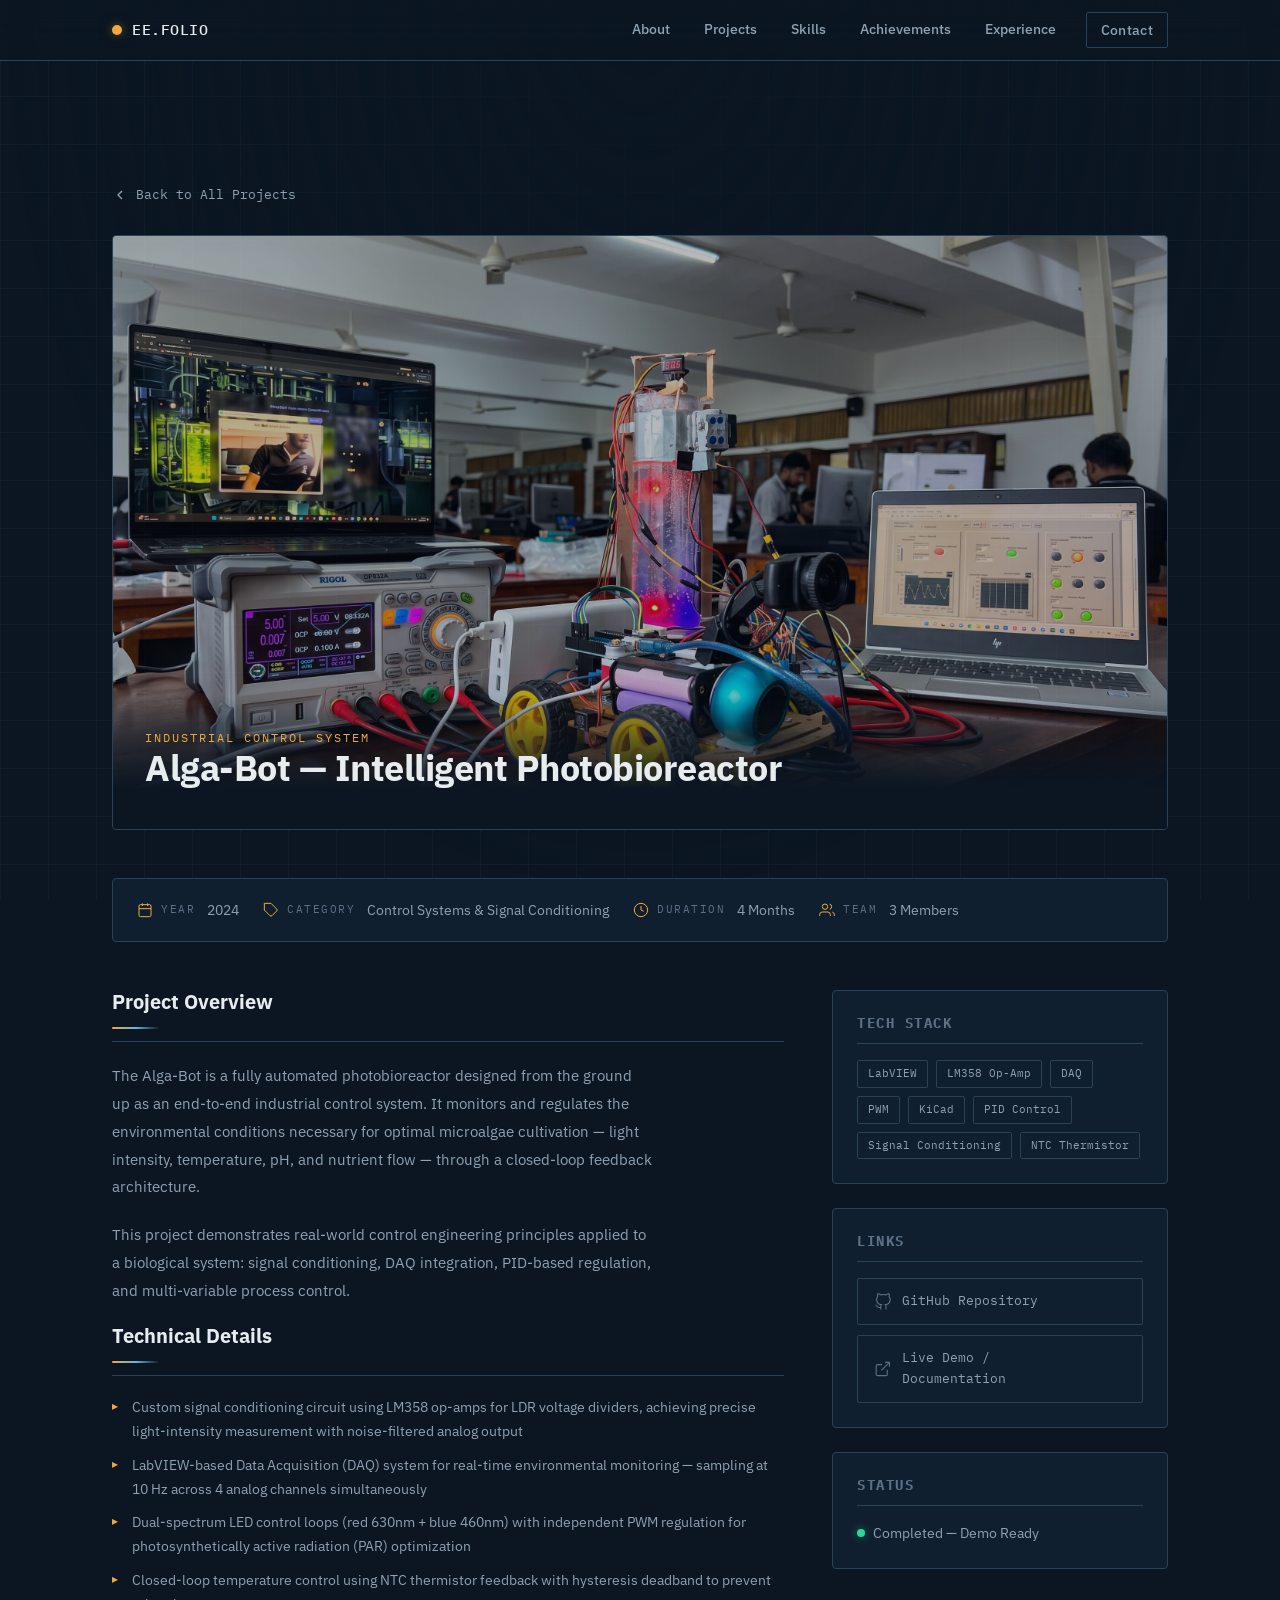
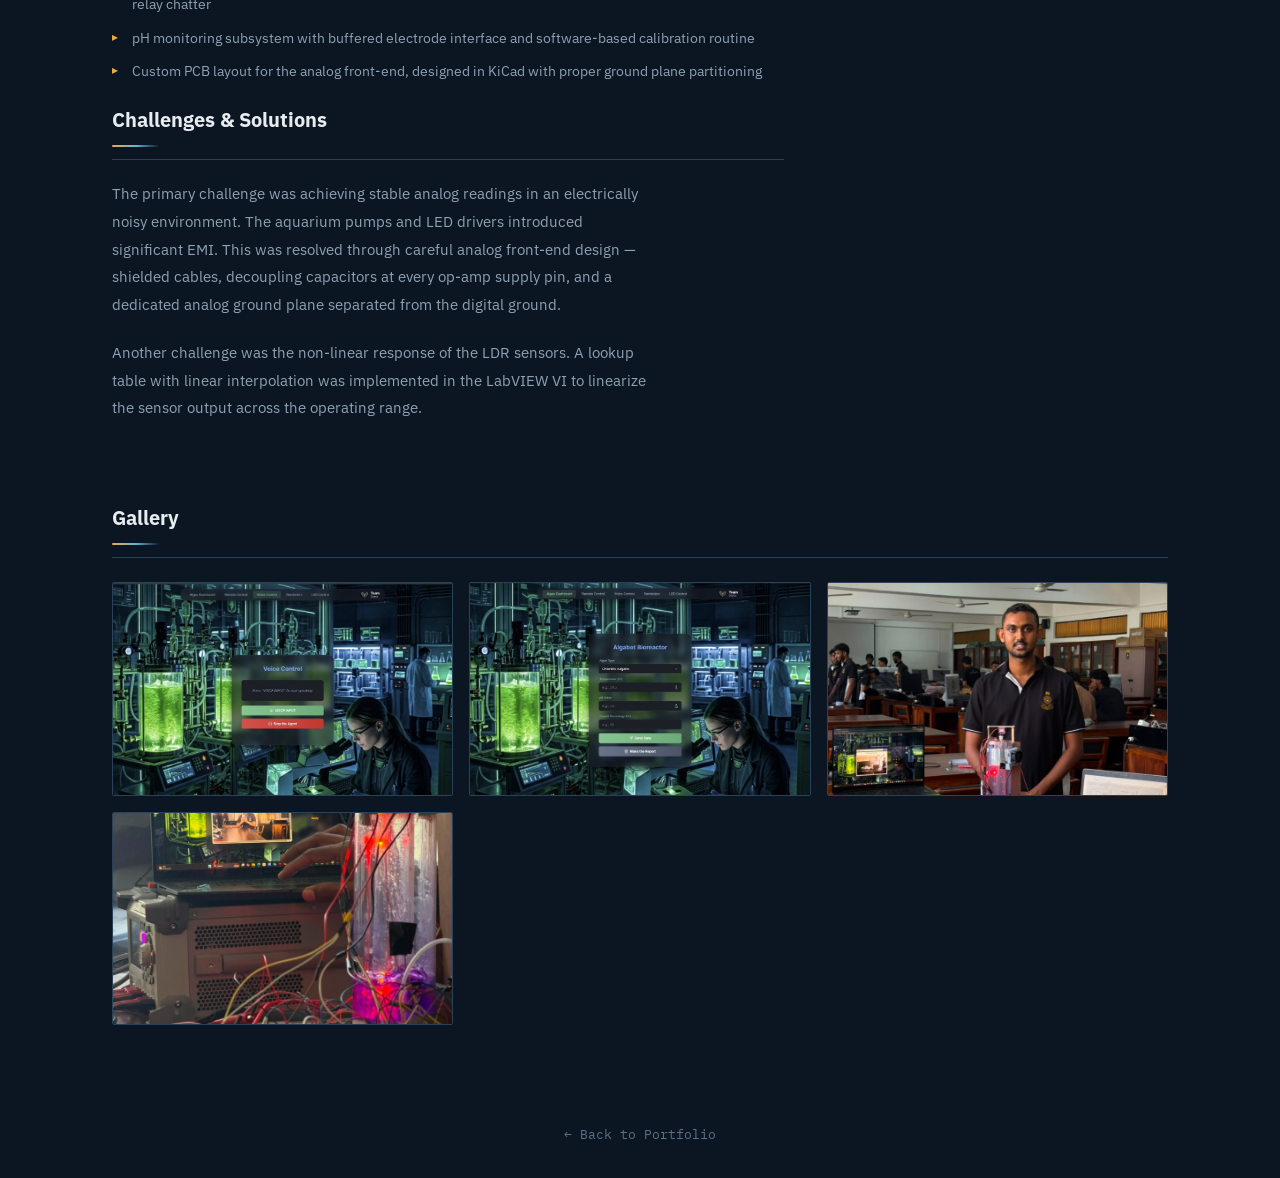
<file: projects/algabot.html>
<!DOCTYPE html>
<html lang="en">
<head>
  <meta charset="UTF-8">
  <meta name="viewport" content="width=device-width, initial-scale=1.0">
  <title>Alga-Bot Photobioreactor — Project Detail</title>
  <meta name="description" content="End-to-end industrial control system — custom signal conditioning, LabVIEW DAQ integration, and dual-spectrum LED control loops for intelligent algae cultivation.">
  <link rel="stylesheet" href="../index.css">
  <link rel="stylesheet" href="../project-detail.css">
</head>
<body>

  <nav class="navbar" id="navbar">
    <div class="wrap">
      <a href="../index.html" class="logo">
        <span class="logo-dot"></span>
        <span>EE.FOLIO</span>
      </a>
      <ul class="nav-links">
        <li><a href="../index.html#about">About</a></li>
        <li><a href="../index.html#projects">Projects</a></li>
        <li><a href="../index.html#skills">Skills</a></li>
        <li><a href="../index.html#achievements">Achievements</a></li>
        <li><a href="../index.html#experience">Experience</a></li>
        <li><a href="../index.html#contact" class="btn btn-ghost">Contact</a></li>
      </ul>
    </div>
  </nav>

  <main class="wrap" style="padding-top: 100px;">

    <!-- Back Navigation -->
    <div class="back-nav">
      <a href="../index.html#projects" class="back-link">
        <svg viewBox="0 0 24 24" fill="none" stroke="currentColor" stroke-width="2"><polyline points="15 18 9 12 15 6"/></svg>
        Back to All Projects
      </a>
    </div>

    <!-- Hero Banner -->
    <div class="project-hero">
      <img src="images/algabot/1.jpg" alt="Alga-Bot Hero Image" class="project-hero-image">
      <div class="project-hero-overlay">
        <div class="project-category">Industrial Control System</div>
        <h1>Alga-Bot — Intelligent Photobioreactor</h1>
      </div>
    </div>

    <!-- Meta Strip -->
    <div class="project-meta-strip">
      <div class="meta-item">
        <svg viewBox="0 0 24 24" fill="none" stroke="currentColor" stroke-width="1.5"><rect x="3" y="4" width="18" height="18" rx="2" ry="2"/><line x1="16" y1="2" x2="16" y2="6"/><line x1="8" y1="2" x2="8" y2="6"/><line x1="3" y1="10" x2="21" y2="10"/></svg>
        <span class="meta-label">Year</span>
        <span class="meta-value">2024</span>
      </div>
      <div class="meta-item">
        <svg viewBox="0 0 24 24" fill="none" stroke="currentColor" stroke-width="1.5"><path d="M20.59 13.41l-7.17 7.17a2 2 0 0 1-2.83 0L2 12V2h10l8.59 8.59a2 2 0 0 1 0 2.82z"/><line x1="7" y1="7" x2="7.01" y2="7"/></svg>
        <span class="meta-label">Category</span>
        <span class="meta-value">Control Systems &amp; Signal Conditioning</span>
      </div>
      <div class="meta-item">
        <svg viewBox="0 0 24 24" fill="none" stroke="currentColor" stroke-width="1.5"><circle cx="12" cy="12" r="10"/><polyline points="12 6 12 12 16 14"/></svg>
        <span class="meta-label">Duration</span>
        <span class="meta-value">4 Months</span>
      </div>
      <div class="meta-item">
        <svg viewBox="0 0 24 24" fill="none" stroke="currentColor" stroke-width="1.5"><path d="M17 21v-2a4 4 0 0 0-4-4H5a4 4 0 0 0-4 4v2"/><circle cx="9" cy="7" r="4"/><path d="M23 21v-2a4 4 0 0 0-3-3.87"/><path d="M16 3.13a4 4 0 0 1 0 7.75"/></svg>
        <span class="meta-label">Team</span>
        <span class="meta-value">3 Members</span>
      </div>
    </div>

    <!-- Content Grid -->
    <div class="project-content">

      <!-- Left: Description -->
      <div class="project-description">
        <h2>Project Overview</h2>
        <p>
          The Alga-Bot is a fully automated photobioreactor designed from the ground up as an end-to-end industrial control system. It monitors and regulates the environmental conditions necessary for optimal microalgae cultivation — light intensity, temperature, pH, and nutrient flow — through a closed-loop feedback architecture.
        </p>
        <p>
          This project demonstrates real-world control engineering principles applied to a biological system: signal conditioning, DAQ integration, PID-based regulation, and multi-variable process control.
        </p>

        <h2>Technical Details</h2>
        <ul>
          <li>Custom signal conditioning circuit using LM358 op-amps for LDR voltage dividers, achieving precise light-intensity measurement with noise-filtered analog output</li>
          <li>LabVIEW-based Data Acquisition (DAQ) system for real-time environmental monitoring — sampling at 10 Hz across 4 analog channels simultaneously</li>
          <li>Dual-spectrum LED control loops (red 630nm + blue 460nm) with independent PWM regulation for photosynthetically active radiation (PAR) optimization</li>
          <li>Closed-loop temperature control using NTC thermistor feedback with hysteresis deadband to prevent relay chatter</li>
          <li>pH monitoring subsystem with buffered electrode interface and software-based calibration routine</li>
          <li>Custom PCB layout for the analog front-end, designed in KiCad with proper ground plane partitioning</li>
        </ul>

        <h2>Challenges &amp; Solutions</h2>
        <p>
          The primary challenge was achieving stable analog readings in an electrically noisy environment. The aquarium pumps and LED drivers introduced significant EMI. This was resolved through careful analog front-end design — shielded cables, decoupling capacitors at every op-amp supply pin, and a dedicated analog ground plane separated from the digital ground.
        </p>
        <p>
          Another challenge was the non-linear response of the LDR sensors. A lookup table with linear interpolation was implemented in the LabVIEW VI to linearize the sensor output across the operating range.
        </p>
      </div>

      <!-- Right: Sidebar -->
      <div class="project-sidebar">

        <!-- Tech Stack -->
        <div class="sidebar-panel">
          <h3>Tech Stack</h3>
          <div class="sidebar-tags">
            <span class="tag">LabVIEW</span>
            <span class="tag">LM358 Op-Amp</span>
            <span class="tag">DAQ</span>
            <span class="tag">PWM</span>
            <span class="tag">KiCad</span>
            <span class="tag">PID Control</span>
            <span class="tag">Signal Conditioning</span>
            <span class="tag">NTC Thermistor</span>
          </div>
        </div>

        <!-- Links -->
        <div class="sidebar-panel">
          <h3>Links</h3>
          <a href="https://github.com/NavigatorPrime/Algabot_Bioreactor" class="project-link" target="_blank" rel="noopener">
            <svg viewBox="0 0 24 24" fill="none" stroke="currentColor" stroke-width="1.5"><path d="M9 19c-5 1.5-5-2.5-7-3m14 6v-3.87a3.37 3.37 0 0 0-.94-2.61c3.14-.35 6.44-1.54 6.44-7A5.44 5.44 0 0 0 20 4.77 5.07 5.07 0 0 0 19.91 1S18.73.65 16 2.48a13.38 13.38 0 0 0-7 0C6.27.65 5.09 1 5.09 1A5.07 5.07 0 0 0 5 4.77a5.44 5.44 0 0 0-1.5 3.78c0 5.42 3.3 6.61 6.44 7A3.37 3.37 0 0 0 9 18.13V22"/></svg>
            GitHub Repository
            <svg class="link-arrow" viewBox="0 0 24 24" fill="none" stroke="currentColor" stroke-width="2" width="14" height="14"><polyline points="9 18 15 12 9 6"/></svg>
          </a>
          <a href="#" class="project-link" target="_blank" rel="noopener">
            <svg viewBox="0 0 24 24" fill="none" stroke="currentColor" stroke-width="1.5"><path d="M18 13v6a2 2 0 0 1-2 2H5a2 2 0 0 1-2-2V8a2 2 0 0 1 2-2h6"/><polyline points="15 3 21 3 21 9"/><line x1="10" y1="14" x2="21" y2="3"/></svg>
            Live Demo / Documentation
            <svg class="link-arrow" viewBox="0 0 24 24" fill="none" stroke="currentColor" stroke-width="2" width="14" height="14"><polyline points="9 18 15 12 9 6"/></svg>
          </a>
        </div>

        <!-- Status -->
        <div class="sidebar-panel">
          <h3>Status</h3>
          <div style="display: flex; align-items: center; gap: 8px;">
            <span style="width: 8px; height: 8px; border-radius: 50%; background: #34d399; box-shadow: 0 0 8px rgba(52, 211, 153, 0.5);"></span>
            <span style="font-size: 14px; color: var(--text-muted);">Completed — Demo Ready</span>
          </div>
        </div>

      </div>
    </div>

    <!-- Image Gallery -->
    <div class="project-gallery">
      <h2>Gallery</h2>
      <div class="gallery-grid">
        <div class="gallery-item">
          <img src="images/algabot/2.jpg" alt="Circuit Board Assembly">
          <div class="gallery-caption">Circuit Board Assembly</div>
        </div>
        <div class="gallery-item">
          <img src="images/algabot/3.jpg" alt="LabVIEW Dashboard">
          <div class="gallery-caption">LabVIEW Dashboard</div>
        </div>
        <div class="gallery-item">
          <img src="images/algabot/4.jpg" alt="Full System Setup">
          <div class="gallery-caption">Full System Setup</div>
        </div>
        <div class="gallery-item">
          <img src="images/algabot/5.jpg" alt="Signal Conditioning PCB">
          <div class="gallery-caption">Signal Conditioning PCB</div>
        </div>
      </div>
    </div>

  </main>

  <footer>
    <div class="wrap" style="padding: 32px 0; text-align: center;">
      <a href="../index.html" style="font-family: var(--font-mono); font-size: 13px; color: var(--text-faint); text-decoration: none;">← Back to Portfolio</a>
    </div>
  </footer>

</body>
</html>
</file>
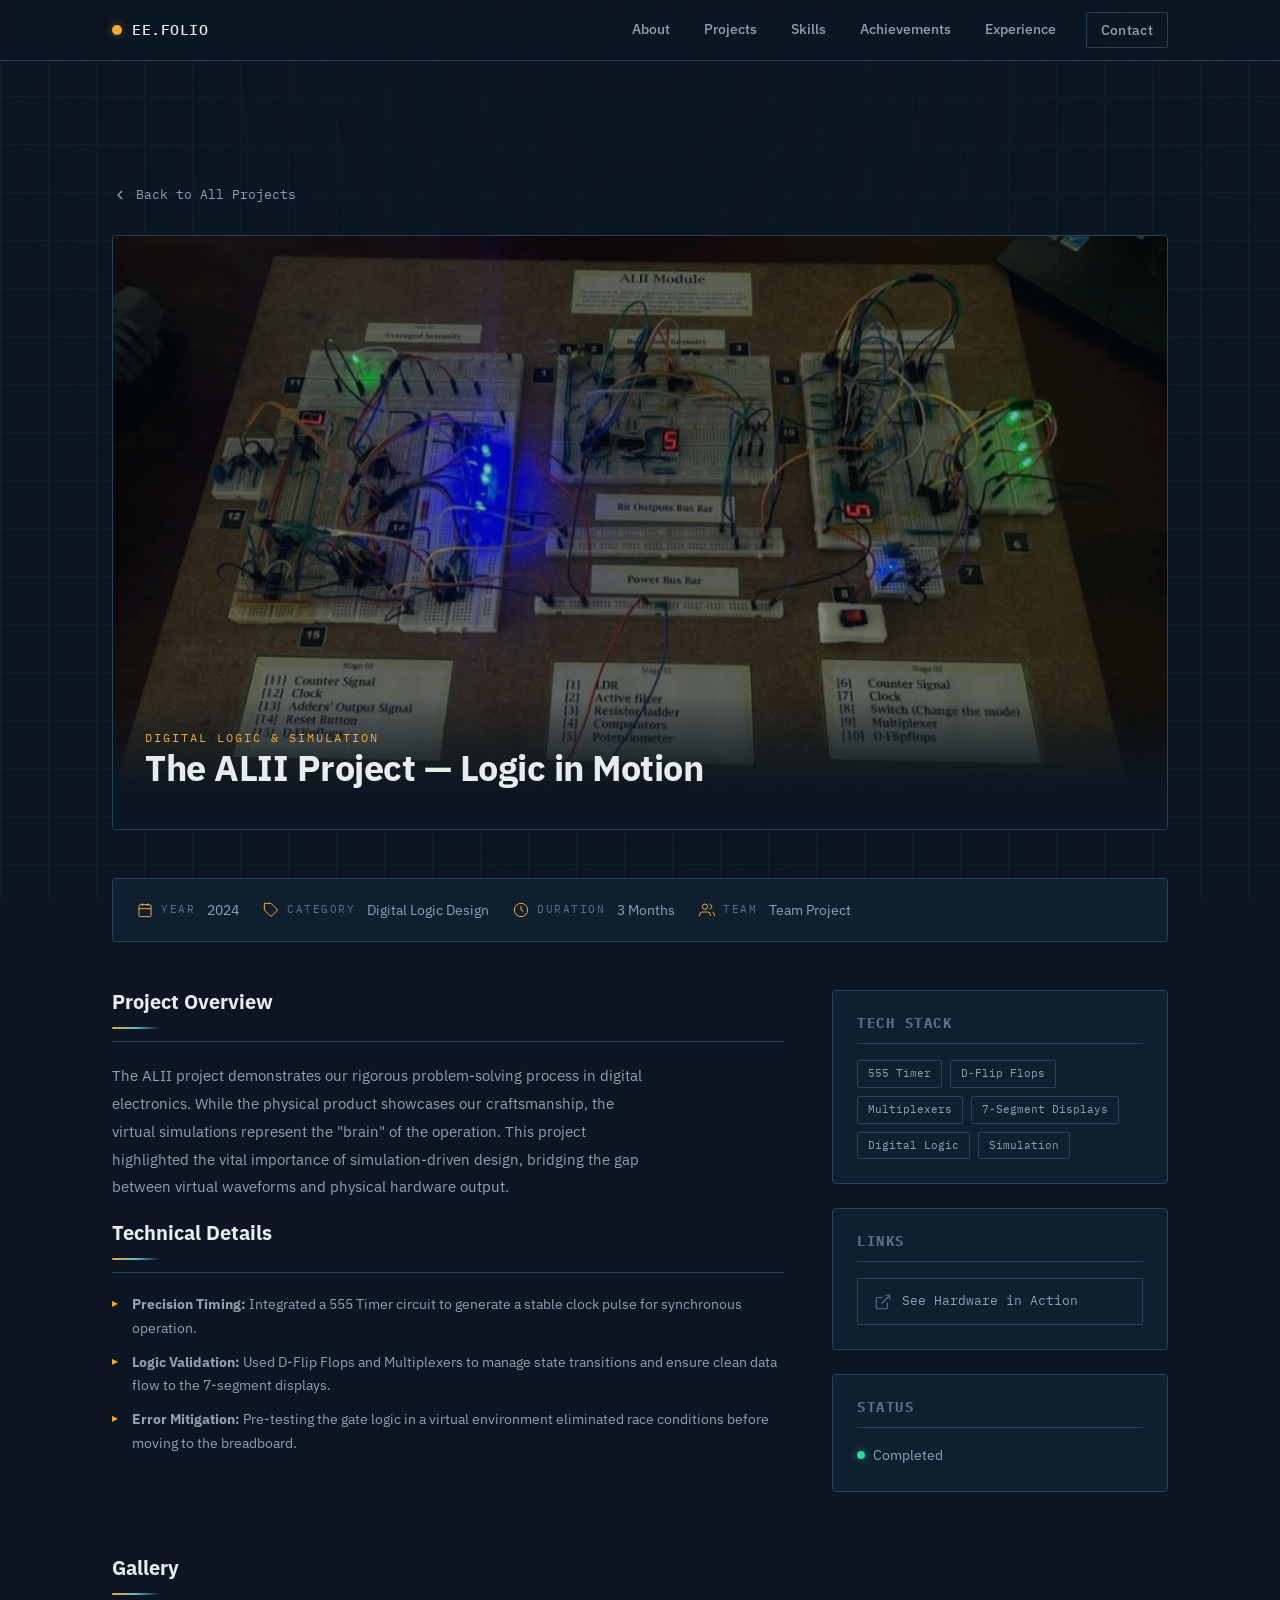
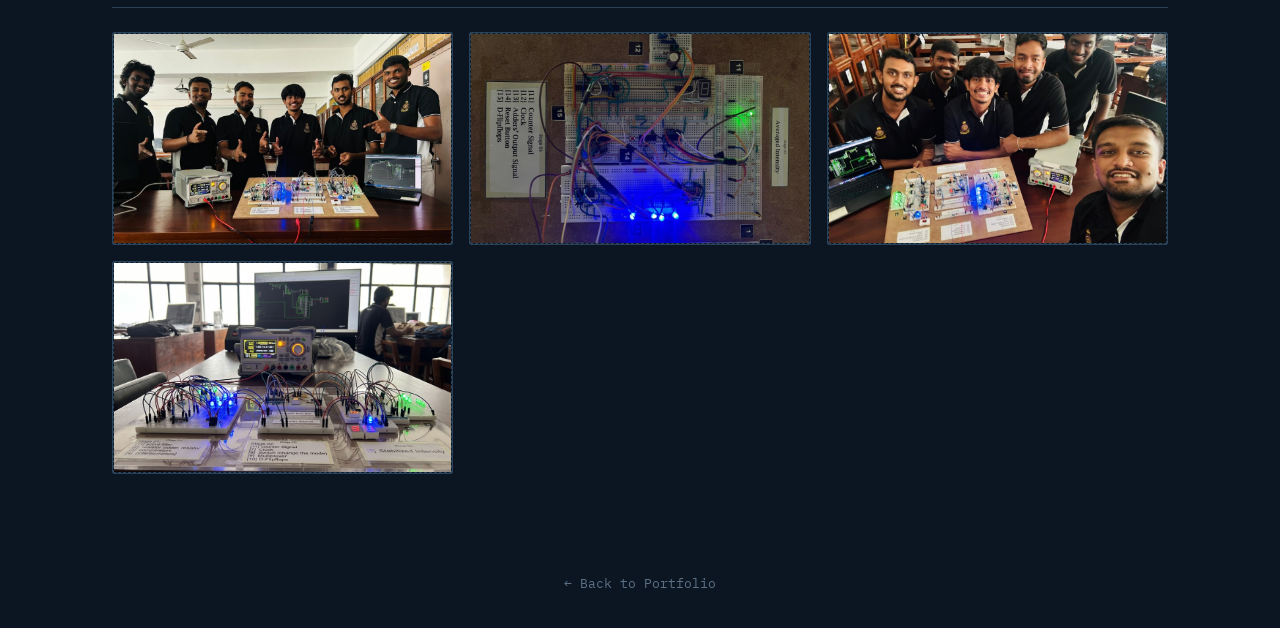
<file: projects/alii.html>
<!DOCTYPE html>
<html lang="en">
<head>
  <meta charset="UTF-8">
  <meta name="viewport" content="width=device-width, initial-scale=1.0">
  <title>The ALII Project — Logic in Motion</title>
  <meta name="description" content="Digital logic simulation and hardware implementation featuring a 555 Timer, D-Flip Flops, and Multiplexers.">
  <link rel="stylesheet" href="../index.css">
  <link rel="stylesheet" href="../project-detail.css">
</head>
<body>

  <nav class="navbar" id="navbar">
    <div class="wrap">
      <a href="../index.html" class="logo">
        <span class="logo-dot"></span>
        <span>EE.FOLIO</span>
      </a>
      <ul class="nav-links">
        <li><a href="../index.html#about">About</a></li>
        <li><a href="../index.html#projects">Projects</a></li>
        <li><a href="../index.html#skills">Skills</a></li>
        <li><a href="../index.html#achievements">Achievements</a></li>
        <li><a href="../index.html#experience">Experience</a></li>
        <li><a href="../index.html#contact" class="btn btn-ghost">Contact</a></li>
      </ul>
    </div>
  </nav>

  <main class="wrap" style="padding-top: 100px;">

    <!-- Back Navigation -->
    <div class="back-nav">
      <a href="../index.html#projects" class="back-link">
        <svg viewBox="0 0 24 24" fill="none" stroke="currentColor" stroke-width="2"><polyline points="15 18 9 12 15 6"/></svg>
        Back to All Projects
      </a>
    </div>

    <!-- Hero Banner -->
    <div class="project-hero">
      <div class="project-hero-image">
        <img src="images/alii-front.jpg" alt="The ALII Project">
      </div>
      <div class="project-hero-overlay">
        <div class="project-category">Digital Logic & Simulation</div>
        <h1>The ALII Project — Logic in Motion</h1>
      </div>
    </div>

    <!-- Meta Strip -->
    <div class="project-meta-strip">
      <div class="meta-item">
        <svg viewBox="0 0 24 24" fill="none" stroke="currentColor" stroke-width="1.5"><rect x="3" y="4" width="18" height="18" rx="2" ry="2"/><line x1="16" y1="2" x2="16" y2="6"/><line x1="8" y1="2" x2="8" y2="6"/><line x1="3" y1="10" x2="21" y2="10"/></svg>
        <span class="meta-label">Year</span>
        <span class="meta-value">2024</span>
      </div>
      <div class="meta-item">
        <svg viewBox="0 0 24 24" fill="none" stroke="currentColor" stroke-width="1.5"><path d="M20.59 13.41l-7.17 7.17a2 2 0 0 1-2.83 0L2 12V2h10l8.59 8.59a2 2 0 0 1 0 2.82z"/><line x1="7" y1="7" x2="7.01" y2="7"/></svg>
        <span class="meta-label">Category</span>
        <span class="meta-value">Digital Logic Design</span>
      </div>
      <div class="meta-item">
        <svg viewBox="0 0 24 24" fill="none" stroke="currentColor" stroke-width="1.5"><circle cx="12" cy="12" r="10"/><polyline points="12 6 12 12 16 14"/></svg>
        <span class="meta-label">Duration</span>
        <span class="meta-value">3 Months</span>
      </div>
      <div class="meta-item">
        <svg viewBox="0 0 24 24" fill="none" stroke="currentColor" stroke-width="1.5"><path d="M17 21v-2a4 4 0 0 0-4-4H5a4 4 0 0 0-4 4v2"/><circle cx="9" cy="7" r="4"/><path d="M23 21v-2a4 4 0 0 0-3-3.87"/><path d="M16 3.13a4 4 0 0 1 0 7.75"/></svg>
        <span class="meta-label">Team</span>
        <span class="meta-value">Team Project</span>
      </div>
    </div>

    <!-- Content Grid -->
    <div class="project-content">

      <!-- Left: Description -->
      <div class="project-description">
        <h2>Project Overview</h2>
        <p>
          The ALII project demonstrates our rigorous problem-solving process in digital electronics. While the physical product showcases our craftsmanship, the virtual simulations represent the "brain" of the operation. This project highlighted the vital importance of simulation-driven design, bridging the gap between virtual waveforms and physical hardware output.
        </p>

        <h2>Technical Details</h2>
        <ul>
          <li><strong>Precision Timing:</strong> Integrated a 555 Timer circuit to generate a stable clock pulse for synchronous operation.</li>
          <li><strong>Logic Validation:</strong> Used D-Flip Flops and Multiplexers to manage state transitions and ensure clean data flow to the 7-segment displays.</li>
          <li><strong>Error Mitigation:</strong> Pre-testing the gate logic in a virtual environment eliminated race conditions before moving to the breadboard.</li>
        </ul>
      </div>

      <!-- Right: Sidebar -->
      <div class="project-sidebar">

        <!-- Tech Stack -->
        <div class="sidebar-panel">
          <h3>Tech Stack</h3>
          <div class="sidebar-tags">
            <span class="tag">555 Timer</span>
            <span class="tag">D-Flip Flops</span>
            <span class="tag">Multiplexers</span>
            <span class="tag">7-Segment Displays</span>
            <span class="tag">Digital Logic</span>
            <span class="tag">Simulation</span>
          </div>
        </div>

        <!-- Links -->
        <div class="sidebar-panel">
          <h3>Links</h3>
          <a href="https://lnkd.in/gqMX8cPa" class="project-link" target="_blank" rel="noopener">
            <svg viewBox="0 0 24 24" fill="none" stroke="currentColor" stroke-width="1.5"><path d="M18 13v6a2 2 0 0 1-2 2H5a2 2 0 0 1-2-2V8a2 2 0 0 1 2-2h6"/><polyline points="15 3 21 3 21 9"/><line x1="10" y1="14" x2="21" y2="3"/></svg>
            See Hardware in Action
            <svg class="link-arrow" viewBox="0 0 24 24" fill="none" stroke="currentColor" stroke-width="2" width="14" height="14"><polyline points="9 18 15 12 9 6"/></svg>
          </a>
        </div>

        <!-- Status -->
        <div class="sidebar-panel">
          <h3>Status</h3>
          <div style="display: flex; align-items: center; gap: 8px;">
            <span style="width: 8px; height: 8px; border-radius: 50%; background: #34d399; box-shadow: 0 0 8px rgba(52, 211, 153, 0.5);"></span>
            <span style="font-size: 14px; color: var(--text-muted);">Completed</span>
          </div>
        </div>

      </div>
    </div>

    <!-- Image Gallery -->
    <div class="project-gallery">
      <h2>Gallery</h2>
      <div class="gallery-grid">
        <div class="gallery-item">
          <div class="gallery-placeholder">
            <img src="images/alii-team.jpg" alt="ALII Project Team">
          </div>
          <div class="gallery-caption">ALII Project Team</div>
        </div>
        <div class="gallery-item">
          <div class="gallery-placeholder">
            <img src="images/alii-hardware.jpg" alt="ALII Breadboard Hardware">
          </div>
          <div class="gallery-caption">ALII Breadboard Hardware</div>
        </div>
        <div class="gallery-item">
          <div class="gallery-placeholder">
            <img src="images/alii-team-selfie.jpg" alt="ALII Team Selfie with Hardware">
          </div>
          <div class="gallery-caption">ALII Team Selfie with Hardware</div>
        </div>
        <div class="gallery-item">
          <div class="gallery-placeholder">
            <img src="images/alii-hardware-wide.jpg" alt="Lab Testing Environment">
          </div>
          <div class="gallery-caption">Lab Testing Environment</div>
        </div>
      </div>
    </div>

  </main>

  <footer>
    <div class="wrap" style="padding: 32px 0; text-align: center;">
      <a href="../index.html" style="font-family: var(--font-mono); font-size: 13px; color: var(--text-faint); text-decoration: none;">← Back to Portfolio</a>
    </div>
  </footer>

</body>
</html>
</file>
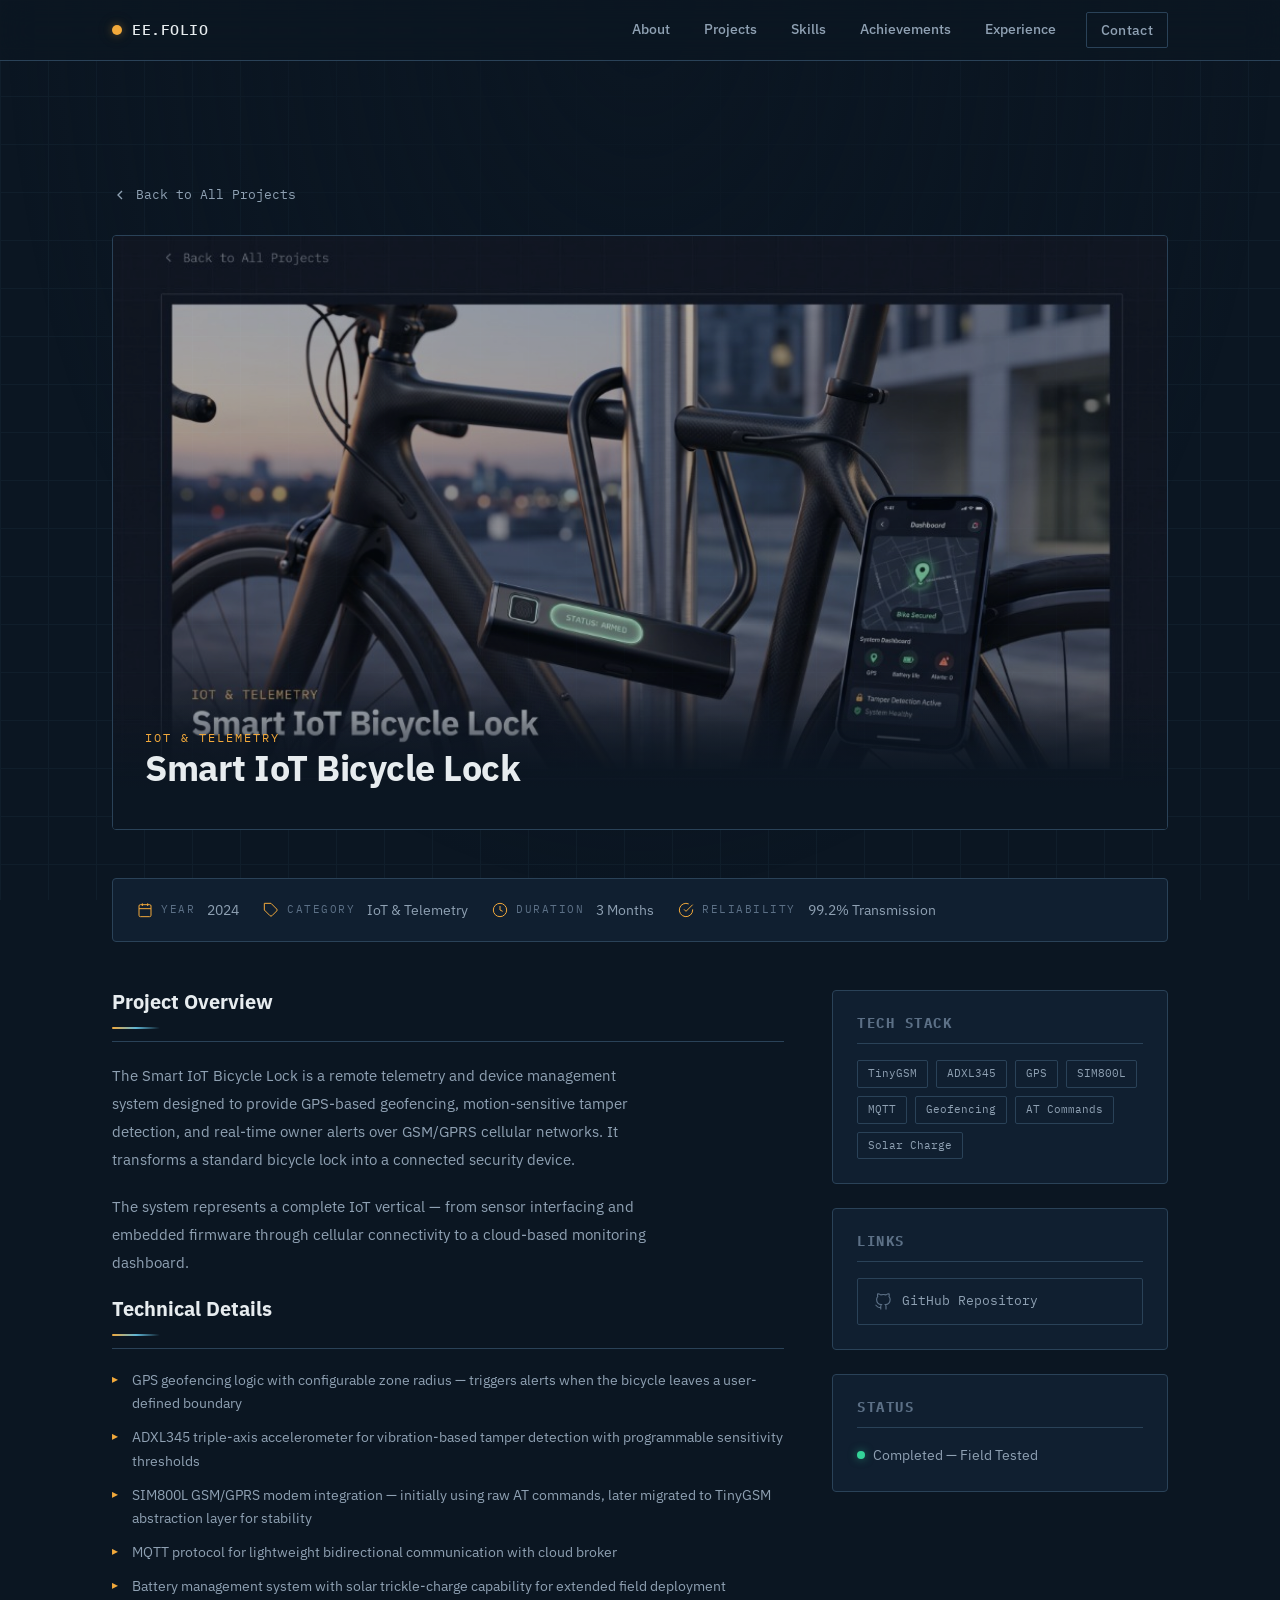
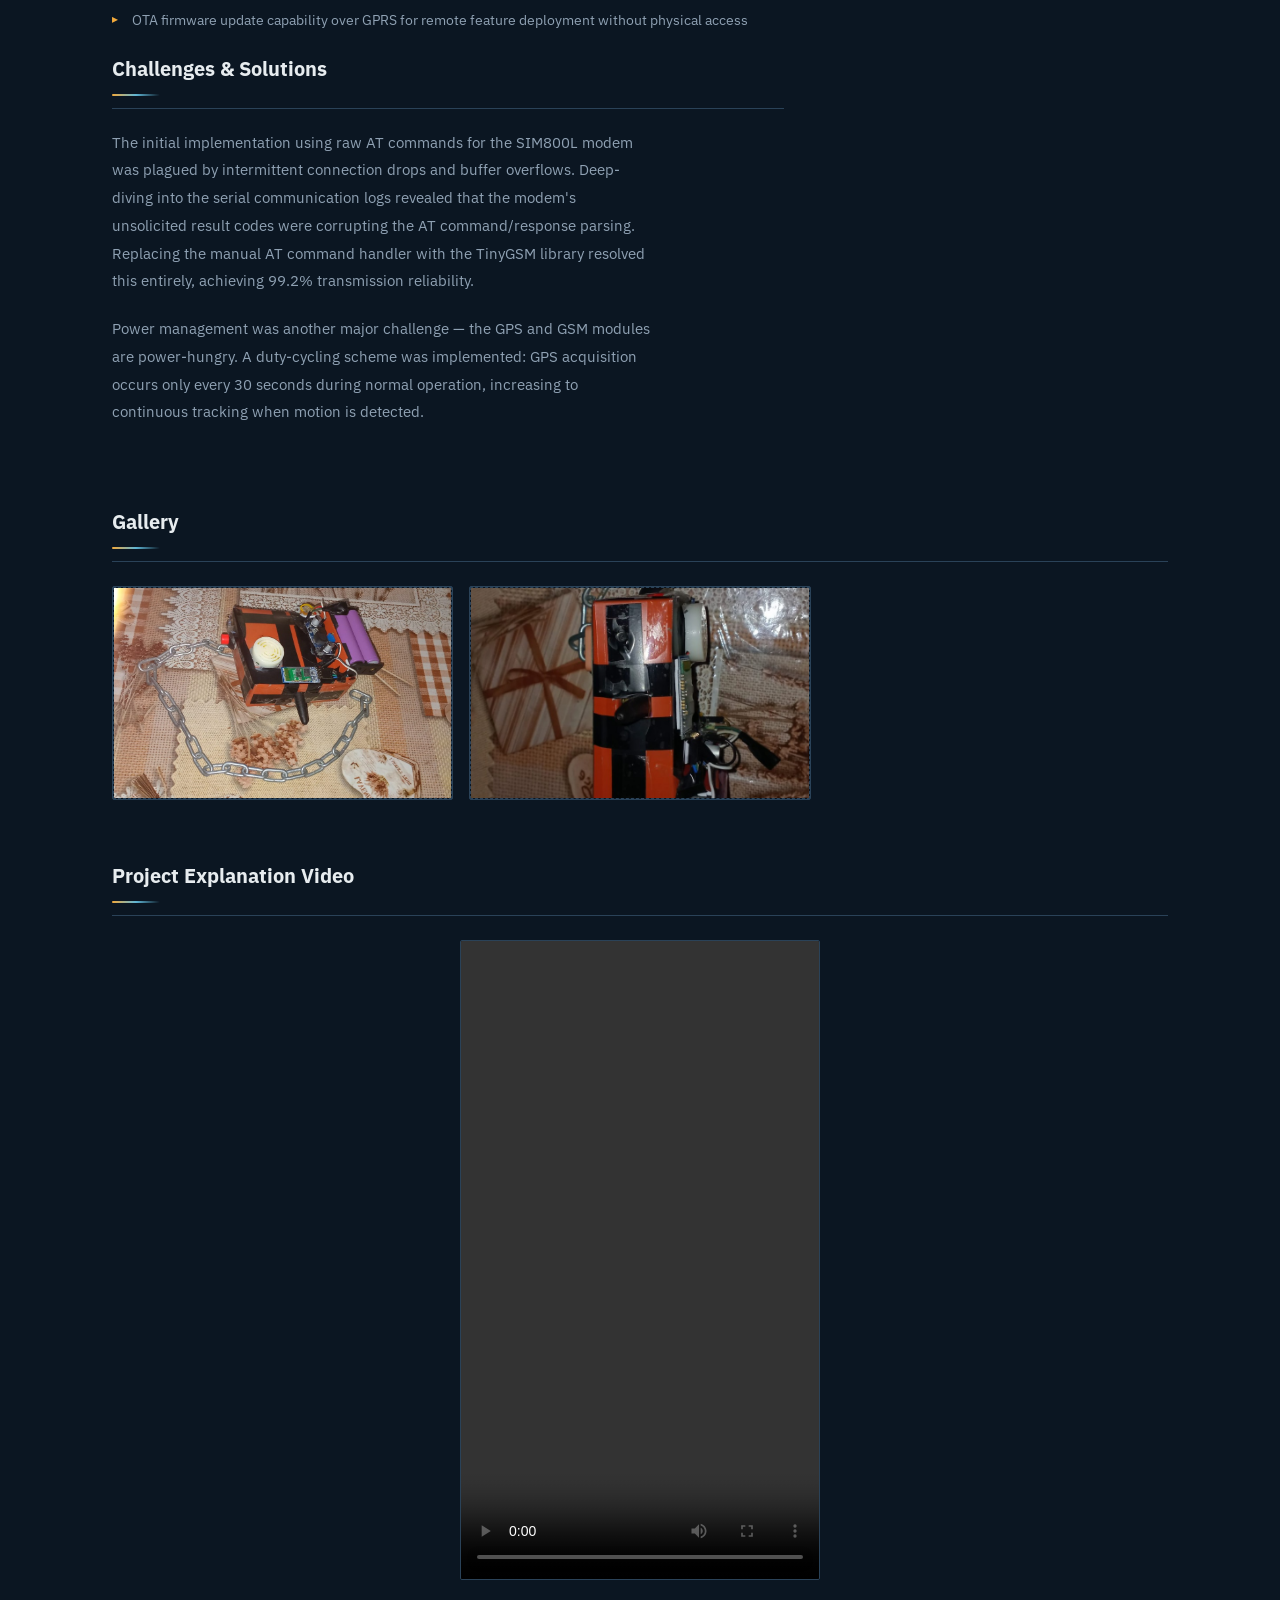
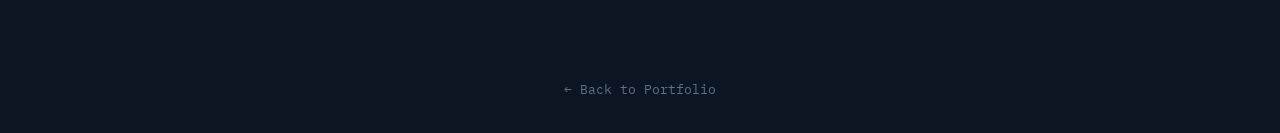
<file: projects/iot-lock.html>
<!DOCTYPE html>
<html lang="en">
<head>
  <meta charset="UTF-8">
  <meta name="viewport" content="width=device-width, initial-scale=1.0">
  <title>Smart IoT Bicycle Lock — Project Detail</title>
  <meta name="description" content="Remote telemetry and IoT device management system with GPS geofencing, ADXL345 accelerometer tamper sensing, and 99.2% GSM/GPRS transmission reliability.">
  <link rel="stylesheet" href="../index.css">
  <link rel="stylesheet" href="../project-detail.css">
</head>
<body>

  <nav class="navbar" id="navbar">
    <div class="wrap">
      <a href="../index.html" class="logo">
        <span class="logo-dot"></span>
        <span>EE.FOLIO</span>
      </a>
      <ul class="nav-links">
        <li><a href="../index.html#about">About</a></li>
        <li><a href="../index.html#projects">Projects</a></li>
        <li><a href="../index.html#skills">Skills</a></li>
        <li><a href="../index.html#achievements">Achievements</a></li>
        <li><a href="../index.html#experience">Experience</a></li>
        <li><a href="../index.html#contact" class="btn btn-ghost">Contact</a></li>
      </ul>
    </div>
  </nav>

  <main class="wrap" style="padding-top: 100px;">

    <div class="back-nav">
      <a href="../index.html#projects" class="back-link">
        <svg viewBox="0 0 24 24" fill="none" stroke="currentColor" stroke-width="2"><polyline points="15 18 9 12 15 6"/></svg>
        Back to All Projects
      </a>
    </div>

    <div class="project-hero">
      <div class="project-hero-image">
        <img src="images/iot-lock-hero.jpg" alt="Smart IoT Bicycle Lock">
      </div>
      <div class="project-hero-overlay">
        <div class="project-category">IoT &amp; Telemetry</div>
        <h1>Smart IoT Bicycle Lock</h1>
      </div>
    </div>

    <div class="project-meta-strip">
      <div class="meta-item">
        <svg viewBox="0 0 24 24" fill="none" stroke="currentColor" stroke-width="1.5"><rect x="3" y="4" width="18" height="18" rx="2" ry="2"/><line x1="16" y1="2" x2="16" y2="6"/><line x1="8" y1="2" x2="8" y2="6"/><line x1="3" y1="10" x2="21" y2="10"/></svg>
        <span class="meta-label">Year</span>
        <span class="meta-value">2024</span>
      </div>
      <div class="meta-item">
        <svg viewBox="0 0 24 24" fill="none" stroke="currentColor" stroke-width="1.5"><path d="M20.59 13.41l-7.17 7.17a2 2 0 0 1-2.83 0L2 12V2h10l8.59 8.59a2 2 0 0 1 0 2.82z"/><line x1="7" y1="7" x2="7.01" y2="7"/></svg>
        <span class="meta-label">Category</span>
        <span class="meta-value">IoT &amp; Telemetry</span>
      </div>
      <div class="meta-item">
        <svg viewBox="0 0 24 24" fill="none" stroke="currentColor" stroke-width="1.5"><circle cx="12" cy="12" r="10"/><polyline points="12 6 12 12 16 14"/></svg>
        <span class="meta-label">Duration</span>
        <span class="meta-value">3 Months</span>
      </div>
      <div class="meta-item">
        <svg viewBox="0 0 24 24" fill="none" stroke="currentColor" stroke-width="1.5"><path d="M22 11.08V12a10 10 0 1 1-5.93-9.14"/><polyline points="22 4 12 14.01 9 11.01"/></svg>
        <span class="meta-label">Reliability</span>
        <span class="meta-value">99.2% Transmission</span>
      </div>
    </div>

    <div class="project-content">
      <div class="project-description">
        <h2>Project Overview</h2>
        <p>
          The Smart IoT Bicycle Lock is a remote telemetry and device management system designed to provide GPS-based geofencing, motion-sensitive tamper detection, and real-time owner alerts over GSM/GPRS cellular networks. It transforms a standard bicycle lock into a connected security device.
        </p>
        <p>
          The system represents a complete IoT vertical — from sensor interfacing and embedded firmware through cellular connectivity to a cloud-based monitoring dashboard.
        </p>

        <h2>Technical Details</h2>
        <ul>
          <li>GPS geofencing logic with configurable zone radius — triggers alerts when the bicycle leaves a user-defined boundary</li>
          <li>ADXL345 triple-axis accelerometer for vibration-based tamper detection with programmable sensitivity thresholds</li>
          <li>SIM800L GSM/GPRS modem integration — initially using raw AT commands, later migrated to TinyGSM abstraction layer for stability</li>
          <li>MQTT protocol for lightweight bidirectional communication with cloud broker</li>
          <li>Battery management system with solar trickle-charge capability for extended field deployment</li>
          <li>OTA firmware update capability over GPRS for remote feature deployment without physical access</li>
        </ul>

        <h2>Challenges &amp; Solutions</h2>
        <p>
          The initial implementation using raw AT commands for the SIM800L modem was plagued by intermittent connection drops and buffer overflows. Deep-diving into the serial communication logs revealed that the modem's unsolicited result codes were corrupting the AT command/response parsing. Replacing the manual AT command handler with the TinyGSM library resolved this entirely, achieving 99.2% transmission reliability.
        </p>
        <p>
          Power management was another major challenge — the GPS and GSM modules are power-hungry. A duty-cycling scheme was implemented: GPS acquisition occurs only every 30 seconds during normal operation, increasing to continuous tracking when motion is detected.
        </p>
      </div>

      <div class="project-sidebar">
        <div class="sidebar-panel">
          <h3>Tech Stack</h3>
          <div class="sidebar-tags">
            <span class="tag">TinyGSM</span>
            <span class="tag">ADXL345</span>
            <span class="tag">GPS</span>
            <span class="tag">SIM800L</span>
            <span class="tag">MQTT</span>
            <span class="tag">Geofencing</span>
            <span class="tag">AT Commands</span>
            <span class="tag">Solar Charge</span>
          </div>
        </div>

        <div class="sidebar-panel">
          <h3>Links</h3>
          <a href="#" class="project-link" target="_blank" rel="noopener">
            <svg viewBox="0 0 24 24" fill="none" stroke="currentColor" stroke-width="1.5"><path d="M9 19c-5 1.5-5-2.5-7-3m14 6v-3.87a3.37 3.37 0 0 0-.94-2.61c3.14-.35 6.44-1.54 6.44-7A5.44 5.44 0 0 0 20 4.77 5.07 5.07 0 0 0 19.91 1S18.73.65 16 2.48a13.38 13.38 0 0 0-7 0C6.27.65 5.09 1 5.09 1A5.07 5.07 0 0 0 5 4.77a5.44 5.44 0 0 0-1.5 3.78c0 5.42 3.3 6.61 6.44 7A3.37 3.37 0 0 0 9 18.13V22"/></svg>
            GitHub Repository
            <svg class="link-arrow" viewBox="0 0 24 24" fill="none" stroke="currentColor" stroke-width="2" width="14" height="14"><polyline points="9 18 15 12 9 6"/></svg>
          </a>
        </div>

        <div class="sidebar-panel">
          <h3>Status</h3>
          <div style="display: flex; align-items: center; gap: 8px;">
            <span style="width: 8px; height: 8px; border-radius: 50%; background: #34d399; box-shadow: 0 0 8px rgba(52, 211, 153, 0.5);"></span>
            <span style="font-size: 14px; color: var(--text-muted);">Completed — Field Tested</span>
          </div>
        </div>
      </div>
    </div>

    <div class="project-gallery">
      <h2>Gallery</h2>
      <div class="gallery-grid">
        <div class="gallery-item"><div class="gallery-placeholder"><img src="images/iot-lock.jpg" alt="IoT Bicycle Lock - Top View"></div><div class="gallery-caption">Lock Hardware</div></div>
        <div class="gallery-item"><div class="gallery-placeholder"><img src="images/iot-lock-side.jpg" alt="IoT Bicycle Lock - Side View"></div><div class="gallery-caption">Lock Hardware — Side View</div></div>

      </div>
    </div>

    <div class="project-gallery" style="margin-top: 64px;">
      <h2>Project Explanation Video</h2>
      <div style="display: flex; justify-content: center;">
        <video src="videos/iot-lock-video.mp4" controls preload="metadata" style="width: 100%; max-width: 360px; aspect-ratio: 9 / 16; background: rgba(11, 22, 34, 0.4); border: 1px solid var(--line); border-radius: var(--radius-sm); object-fit: cover;">
          <p style="text-align: center; color: var(--text-faint); padding: 20px;">Video not found. Please add 'iot-lock-video.mp4' to the 'videos' folder.</p>
        </video>
      </div>
    </div>

  </main>

  <footer>
    <div class="wrap" style="padding: 32px 0; text-align: center;">
      <a href="../index.html" style="font-family: var(--font-mono); font-size: 13px; color: var(--text-faint); text-decoration: none;">← Back to Portfolio</a>
    </div>
  </footer>

</body>
</html>
</file>
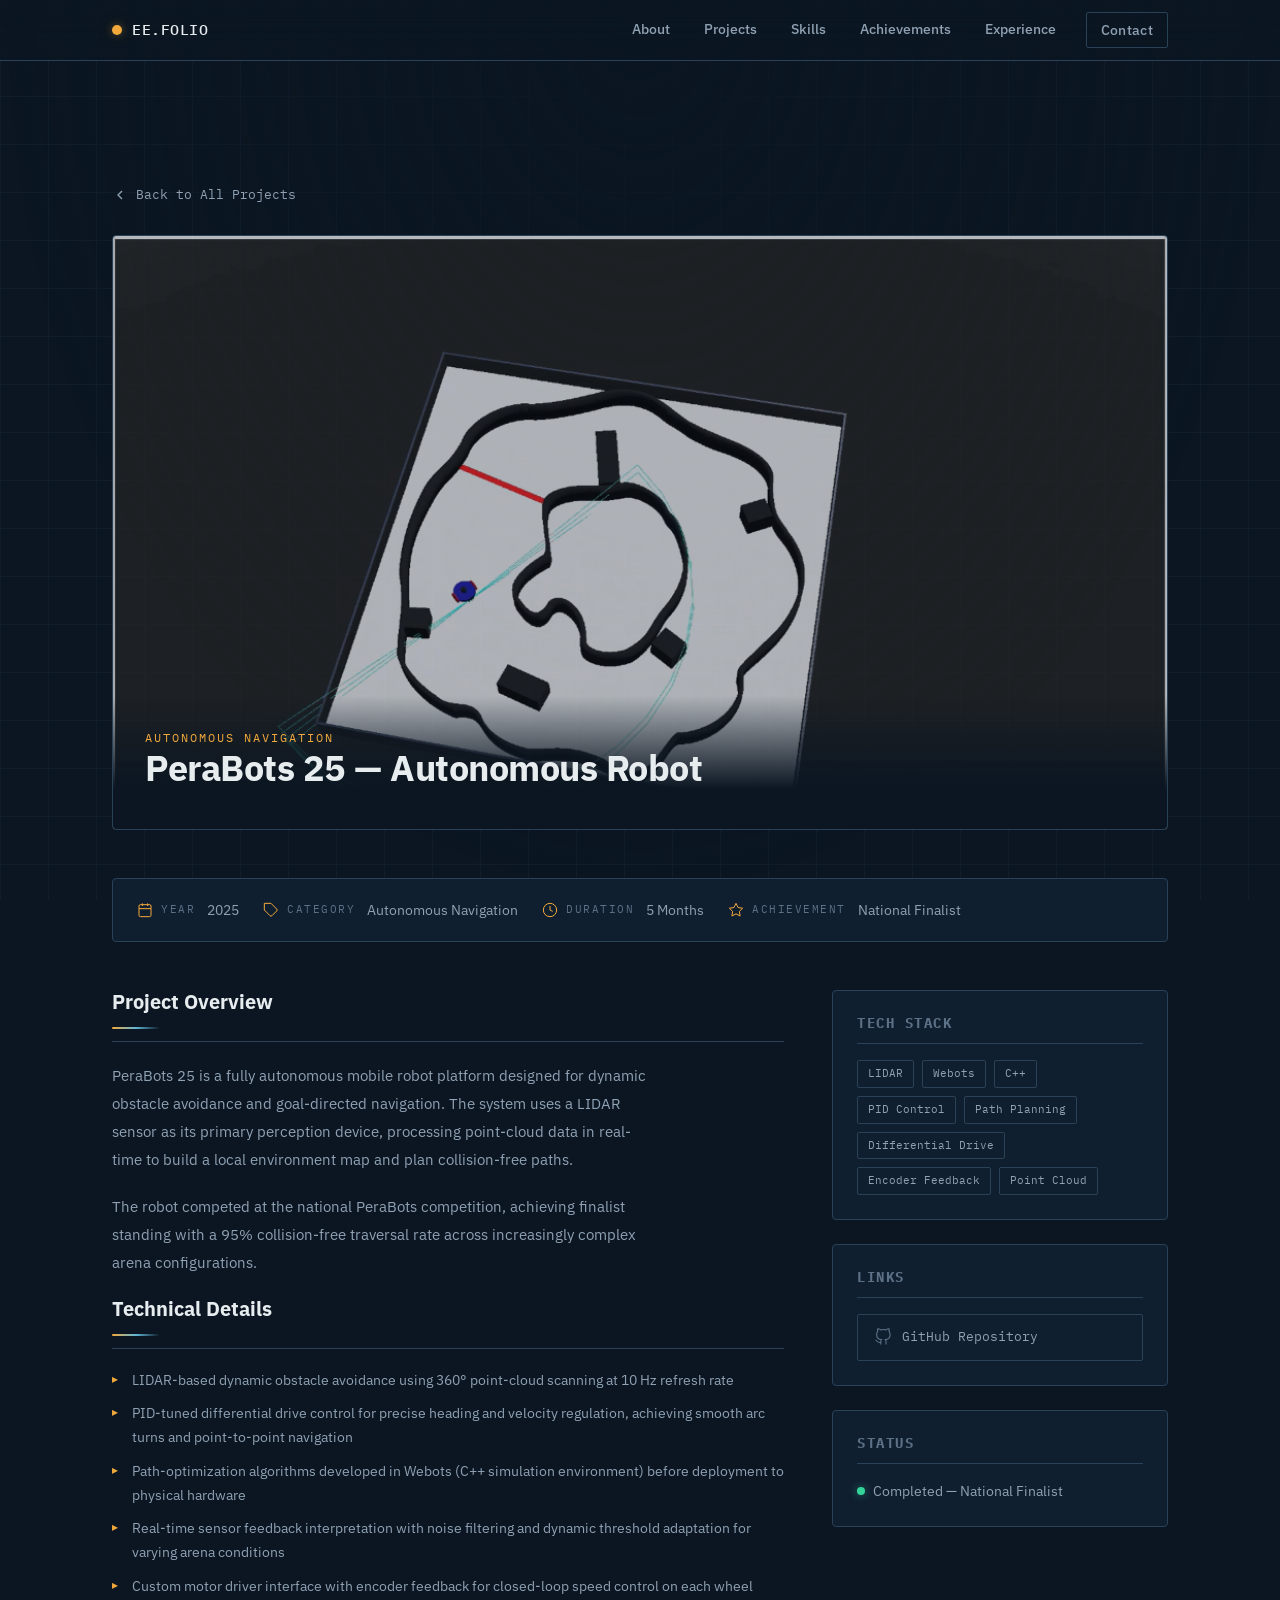
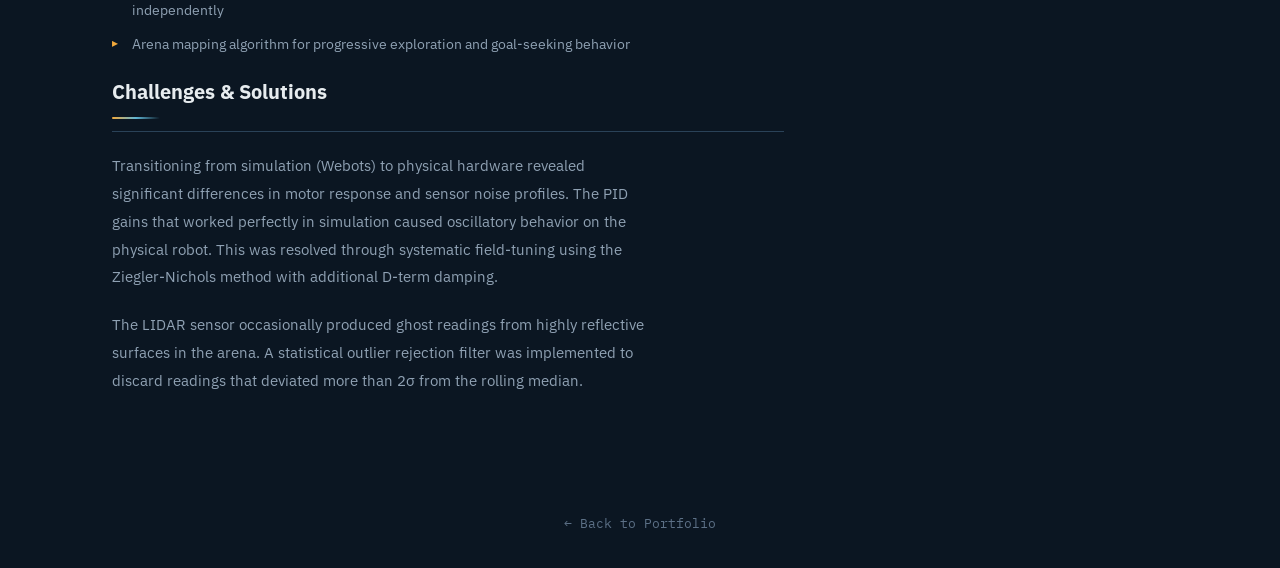
<file: projects/perabots.html>
<!DOCTYPE html>
<html lang="en">
<head>
  <meta charset="UTF-8">
  <meta name="viewport" content="width=device-width, initial-scale=1.0">
  <title>PeraBots 25 — Autonomous Robot</title>
  <meta name="description" content="LIDAR-based autonomous navigation robot achieving 95% collision-free traversal. National-level finalist with PID-tuned differential drive and path-optimization algorithms.">
  <link rel="stylesheet" href="../index.css">
  <link rel="stylesheet" href="../project-detail.css">
</head>
<body>

  <nav class="navbar" id="navbar">
    <div class="wrap">
      <a href="../index.html" class="logo">
        <span class="logo-dot"></span>
        <span>EE.FOLIO</span>
      </a>
      <ul class="nav-links">
        <li><a href="../index.html#about">About</a></li>
        <li><a href="../index.html#projects">Projects</a></li>
        <li><a href="../index.html#skills">Skills</a></li>
        <li><a href="../index.html#achievements">Achievements</a></li>
        <li><a href="../index.html#experience">Experience</a></li>
        <li><a href="../index.html#contact" class="btn btn-ghost">Contact</a></li>
      </ul>
    </div>
  </nav>

  <main class="wrap" style="padding-top: 100px;">

    <div class="back-nav">
      <a href="../index.html#projects" class="back-link">
        <svg viewBox="0 0 24 24" fill="none" stroke="currentColor" stroke-width="2"><polyline points="15 18 9 12 15 6"/></svg>
        Back to All Projects
      </a>
    </div>

    <div class="project-hero">
      <div class="project-hero-image">
        <img src="images/perabots-arena.png" alt="PeraBots 25 Arena Simulation">
      </div>
      <div class="project-hero-overlay">
        <div class="project-category">Autonomous Navigation</div>
        <h1>PeraBots 25 — Autonomous Robot</h1>
      </div>
    </div>

    <div class="project-meta-strip">
      <div class="meta-item">
        <svg viewBox="0 0 24 24" fill="none" stroke="currentColor" stroke-width="1.5"><rect x="3" y="4" width="18" height="18" rx="2" ry="2"/><line x1="16" y1="2" x2="16" y2="6"/><line x1="8" y1="2" x2="8" y2="6"/><line x1="3" y1="10" x2="21" y2="10"/></svg>
        <span class="meta-label">Year</span>
        <span class="meta-value">2025</span>
      </div>
      <div class="meta-item">
        <svg viewBox="0 0 24 24" fill="none" stroke="currentColor" stroke-width="1.5"><path d="M20.59 13.41l-7.17 7.17a2 2 0 0 1-2.83 0L2 12V2h10l8.59 8.59a2 2 0 0 1 0 2.82z"/><line x1="7" y1="7" x2="7.01" y2="7"/></svg>
        <span class="meta-label">Category</span>
        <span class="meta-value">Autonomous Navigation</span>
      </div>
      <div class="meta-item">
        <svg viewBox="0 0 24 24" fill="none" stroke="currentColor" stroke-width="1.5"><circle cx="12" cy="12" r="10"/><polyline points="12 6 12 12 16 14"/></svg>
        <span class="meta-label">Duration</span>
        <span class="meta-value">5 Months</span>
      </div>
      <div class="meta-item">
        <svg viewBox="0 0 24 24" fill="none" stroke="currentColor" stroke-width="1.5"><polygon points="12 2 15.09 8.26 22 9.27 17 14.14 18.18 21.02 12 17.77 5.82 21.02 7 14.14 2 9.27 8.91 8.26 12 2"/></svg>
        <span class="meta-label">Achievement</span>
        <span class="meta-value">National Finalist</span>
      </div>
    </div>

    <div class="project-content">
      <div class="project-description">
        <h2>Project Overview</h2>
        <p>
          PeraBots 25 is a fully autonomous mobile robot platform designed for dynamic obstacle avoidance and goal-directed navigation. The system uses a LIDAR sensor as its primary perception device, processing point-cloud data in real-time to build a local environment map and plan collision-free paths.
        </p>
        <p>
          The robot competed at the national PeraBots competition, achieving finalist standing with a 95% collision-free traversal rate across increasingly complex arena configurations.
        </p>

        <h2>Technical Details</h2>
        <ul>
          <li>LIDAR-based dynamic obstacle avoidance using 360° point-cloud scanning at 10 Hz refresh rate</li>
          <li>PID-tuned differential drive control for precise heading and velocity regulation, achieving smooth arc turns and point-to-point navigation</li>
          <li>Path-optimization algorithms developed in Webots (C++ simulation environment) before deployment to physical hardware</li>
          <li>Real-time sensor feedback interpretation with noise filtering and dynamic threshold adaptation for varying arena conditions</li>
          <li>Custom motor driver interface with encoder feedback for closed-loop speed control on each wheel independently</li>
          <li>Arena mapping algorithm for progressive exploration and goal-seeking behavior</li>
        </ul>

        <h2>Challenges &amp; Solutions</h2>
        <p>
          Transitioning from simulation (Webots) to physical hardware revealed significant differences in motor response and sensor noise profiles. The PID gains that worked perfectly in simulation caused oscillatory behavior on the physical robot. This was resolved through systematic field-tuning using the Ziegler-Nichols method with additional D-term damping.
        </p>
        <p>
          The LIDAR sensor occasionally produced ghost readings from highly reflective surfaces in the arena. A statistical outlier rejection filter was implemented to discard readings that deviated more than 2σ from the rolling median.
        </p>
      </div>

      <div class="project-sidebar">
        <div class="sidebar-panel">
          <h3>Tech Stack</h3>
          <div class="sidebar-tags">
            <span class="tag">LIDAR</span>
            <span class="tag">Webots</span>
            <span class="tag">C++</span>
            <span class="tag">PID Control</span>
            <span class="tag">Path Planning</span>
            <span class="tag">Differential Drive</span>
            <span class="tag">Encoder Feedback</span>
            <span class="tag">Point Cloud</span>
          </div>
        </div>

        <div class="sidebar-panel">
          <h3>Links</h3>
          <a href="#" class="project-link" target="_blank" rel="noopener">
            <svg viewBox="0 0 24 24" fill="none" stroke="currentColor" stroke-width="1.5"><path d="M9 19c-5 1.5-5-2.5-7-3m14 6v-3.87a3.37 3.37 0 0 0-.94-2.61c3.14-.35 6.44-1.54 6.44-7A5.44 5.44 0 0 0 20 4.77 5.07 5.07 0 0 0 19.91 1S18.73.65 16 2.48a13.38 13.38 0 0 0-7 0C6.27.65 5.09 1 5.09 1A5.07 5.07 0 0 0 5 4.77a5.44 5.44 0 0 0-1.5 3.78c0 5.42 3.3 6.61 6.44 7A3.37 3.37 0 0 0 9 18.13V22"/></svg>
            GitHub Repository
            <svg class="link-arrow" viewBox="0 0 24 24" fill="none" stroke="currentColor" stroke-width="2" width="14" height="14"><polyline points="9 18 15 12 9 6"/></svg>
          </a>
        </div>

        <div class="sidebar-panel">
          <h3>Status</h3>
          <div style="display: flex; align-items: center; gap: 8px;">
            <span style="width: 8px; height: 8px; border-radius: 50%; background: #34d399; box-shadow: 0 0 8px rgba(52, 211, 153, 0.5);"></span>
            <span style="font-size: 14px; color: var(--text-muted);">Completed — National Finalist</span>
          </div>
        </div>
      </div>
    </div>



  </main>

  <footer>
    <div class="wrap" style="padding: 32px 0; text-align: center;">
      <a href="../index.html" style="font-family: var(--font-mono); font-size: 13px; color: var(--text-faint); text-decoration: none;">← Back to Portfolio</a>
    </div>
  </footer>

</body>
</html>
</file>
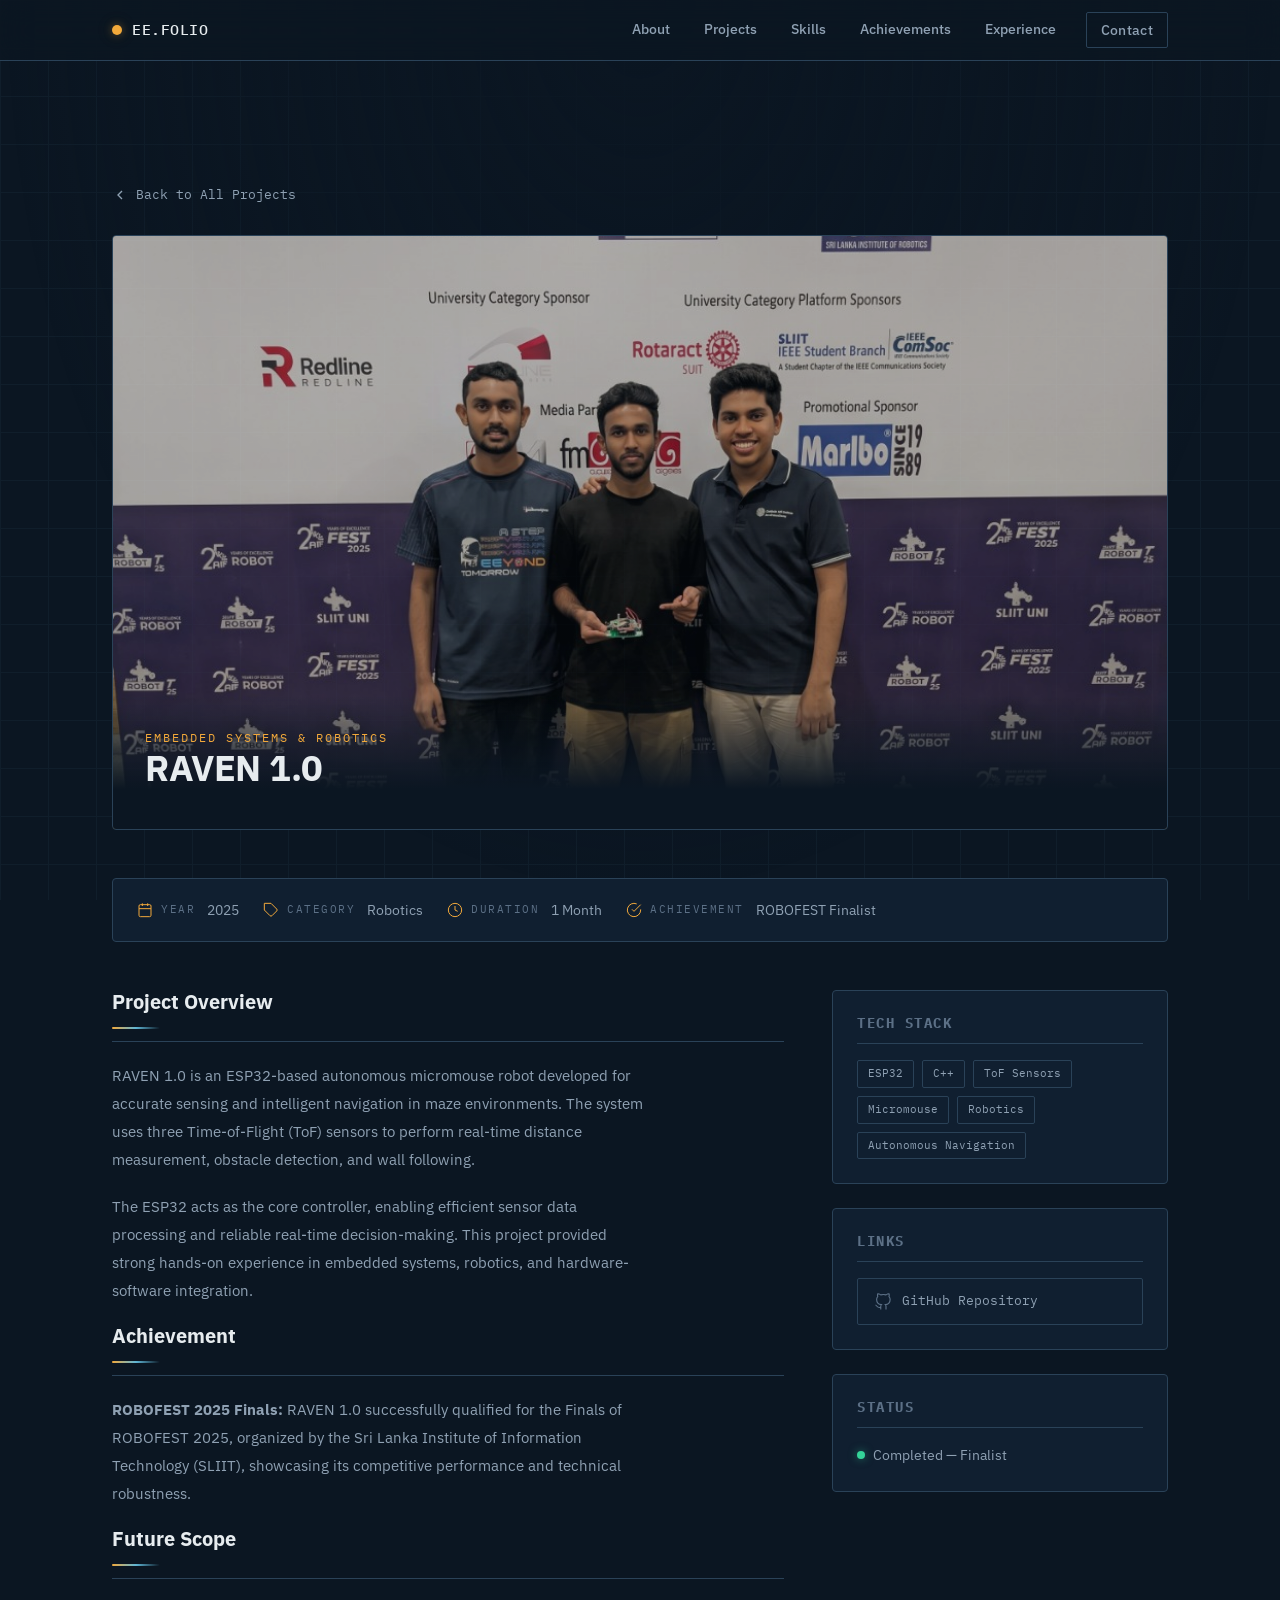
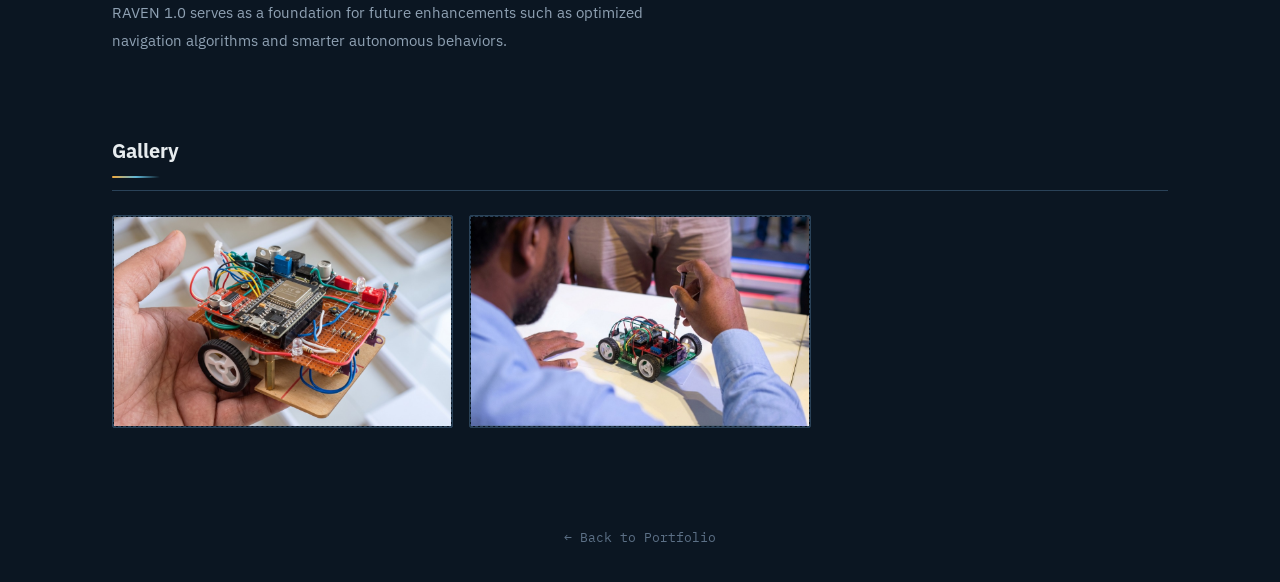
<file: projects/raven.html>
<!DOCTYPE html>
<html lang="en">
<head>
  <meta charset="UTF-8">
  <meta name="viewport" content="width=device-width, initial-scale=1.0">
  <title>RAVEN 1.0 — Project Detail</title>
  <meta name="description" content="RAVEN 1.0 is an ESP32-based autonomous micromouse robot developed for accurate sensing and intelligent navigation in maze environments.">
  <link rel="stylesheet" href="../index.css">
  <link rel="stylesheet" href="../project-detail.css">
</head>
<body>

  <nav class="navbar" id="navbar">
    <div class="wrap">
      <a href="../index.html" class="logo">
        <span class="logo-dot"></span>
        <span>EE.FOLIO</span>
      </a>
      <ul class="nav-links">
        <li><a href="../index.html#about">About</a></li>
        <li><a href="../index.html#projects">Projects</a></li>
        <li><a href="../index.html#skills">Skills</a></li>
        <li><a href="../index.html#achievements">Achievements</a></li>
        <li><a href="../index.html#experience">Experience</a></li>
        <li><a href="../index.html#contact" class="btn btn-ghost">Contact</a></li>
      </ul>
    </div>
  </nav>

  <main class="wrap" style="padding-top: 100px;">

    <div class="back-nav">
      <a href="../index.html#projects" class="back-link">
        <svg viewBox="0 0 24 24" fill="none" stroke="currentColor" stroke-width="2"><polyline points="15 18 9 12 15 6"/></svg>
        Back to All Projects
      </a>
    </div>

    <div class="project-hero">
      <div class="project-hero-image">
        <img src="images/robofest.jpg" alt="ROBOFEST 2025 - Finalist">
      </div>
      <div class="project-hero-overlay">
        <div class="project-category">Embedded Systems &amp; Robotics</div>
        <h1>RAVEN 1.0</h1>
      </div>
    </div>

    <div class="project-meta-strip">
      <div class="meta-item">
        <svg viewBox="0 0 24 24" fill="none" stroke="currentColor" stroke-width="1.5"><rect x="3" y="4" width="18" height="18" rx="2" ry="2"/><line x1="16" y1="2" x2="16" y2="6"/><line x1="8" y1="2" x2="8" y2="6"/><line x1="3" y1="10" x2="21" y2="10"/></svg>
        <span class="meta-label">Year</span>
        <span class="meta-value">2025</span>
      </div>
      <div class="meta-item">
        <svg viewBox="0 0 24 24" fill="none" stroke="currentColor" stroke-width="1.5"><path d="M20.59 13.41l-7.17 7.17a2 2 0 0 1-2.83 0L2 12V2h10l8.59 8.59a2 2 0 0 1 0 2.82z"/><line x1="7" y1="7" x2="7.01" y2="7"/></svg>
        <span class="meta-label">Category</span>
        <span class="meta-value">Robotics</span>
      </div>
      <div class="meta-item">
        <svg viewBox="0 0 24 24" fill="none" stroke="currentColor" stroke-width="1.5"><circle cx="12" cy="12" r="10"/><polyline points="12 6 12 12 16 14"/></svg>
        <span class="meta-label">Duration</span>
        <span class="meta-value">1 Month</span>
      </div>
      <div class="meta-item">
        <svg viewBox="0 0 24 24" fill="none" stroke="currentColor" stroke-width="1.5"><path d="M22 11.08V12a10 10 0 1 1-5.93-9.14"/><polyline points="22 4 12 14.01 9 11.01"/></svg>
        <span class="meta-label">Achievement</span>
        <span class="meta-value">ROBOFEST Finalist</span>
      </div>
    </div>

    <div class="project-content">
      <div class="project-description">
        <h2>Project Overview</h2>
        <p>
          RAVEN 1.0 is an ESP32-based autonomous micromouse robot developed for accurate sensing and intelligent navigation in maze environments. The system uses three Time-of-Flight (ToF) sensors to perform real-time distance measurement, obstacle detection, and wall following.
        </p>
        <p>
          The ESP32 acts as the core controller, enabling efficient sensor data processing and reliable real-time decision-making. This project provided strong hands-on experience in embedded systems, robotics, and hardware-software integration.
        </p>

        <h2>Achievement</h2>
        <p>
          <strong>ROBOFEST 2025 Finals:</strong> RAVEN 1.0 successfully qualified for the Finals of ROBOFEST 2025, organized by the Sri Lanka Institute of Information Technology (SLIIT), showcasing its competitive performance and technical robustness.
        </p>

        <h2>Future Scope</h2>
        <p>
          RAVEN 1.0 serves as a foundation for future enhancements such as optimized navigation algorithms and smarter autonomous behaviors.
        </p>
      </div>

      <div class="project-sidebar">
        <div class="sidebar-panel">
          <h3>Tech Stack</h3>
          <div class="sidebar-tags">
            <span class="tag">ESP32</span>
            <span class="tag">C++</span>
            <span class="tag">ToF Sensors</span>
            <span class="tag">Micromouse</span>
            <span class="tag">Robotics</span>
            <span class="tag">Autonomous Navigation</span>
          </div>
        </div>

        <div class="sidebar-panel">
          <h3>Links</h3>
          <a href="#" class="project-link" target="_blank" rel="noopener">
            <svg viewBox="0 0 24 24" fill="none" stroke="currentColor" stroke-width="1.5"><path d="M9 19c-5 1.5-5-2.5-7-3m14 6v-3.87a3.37 3.37 0 0 0-.94-2.61c3.14-.35 6.44-1.54 6.44-7A5.44 5.44 0 0 0 20 4.77 5.07 5.07 0 0 0 19.91 1S18.73.65 16 2.48a13.38 13.38 0 0 0-7 0C6.27.65 5.09 1 5.09 1A5.07 5.07 0 0 0 5 4.77a5.44 5.44 0 0 0-1.5 3.78c0 5.42 3.3 6.61 6.44 7A3.37 3.37 0 0 0 9 18.13V22"/></svg>
            GitHub Repository
            <svg class="link-arrow" viewBox="0 0 24 24" fill="none" stroke="currentColor" stroke-width="2" width="14" height="14"><polyline points="9 18 15 12 9 6"/></svg>
          </a>
        </div>

        <div class="sidebar-panel">
          <h3>Status</h3>
          <div style="display: flex; align-items: center; gap: 8px;">
            <span style="width: 8px; height: 8px; border-radius: 50%; background: #34d399; box-shadow: 0 0 8px rgba(52, 211, 153, 0.5);"></span>
            <span style="font-size: 14px; color: var(--text-muted);">Completed — Finalist</span>
          </div>
        </div>
      </div>
    </div>

    <div class="project-gallery">
      <h2>Gallery</h2>
      <div class="gallery-grid">
        <div class="gallery-item"><div class="gallery-placeholder"><img src="images/raven-robot.jpg" alt="RAVEN 1.0 Hardware"></div><div class="gallery-caption">RAVEN 1.0 Hardware</div></div>
        <div class="gallery-item"><div class="gallery-placeholder"><img src="images/raven-robot-2.jpg" alt="Final Preparations"></div><div class="gallery-caption">Final Preparations</div></div>
      </div>
    </div>

  </main>

  <footer>
    <div class="wrap" style="padding: 32px 0; text-align: center;">
      <a href="../index.html" style="font-family: var(--font-mono); font-size: 13px; color: var(--text-faint); text-decoration: none;">← Back to Portfolio</a>
    </div>
  </footer>

</body>
</html>
</file>
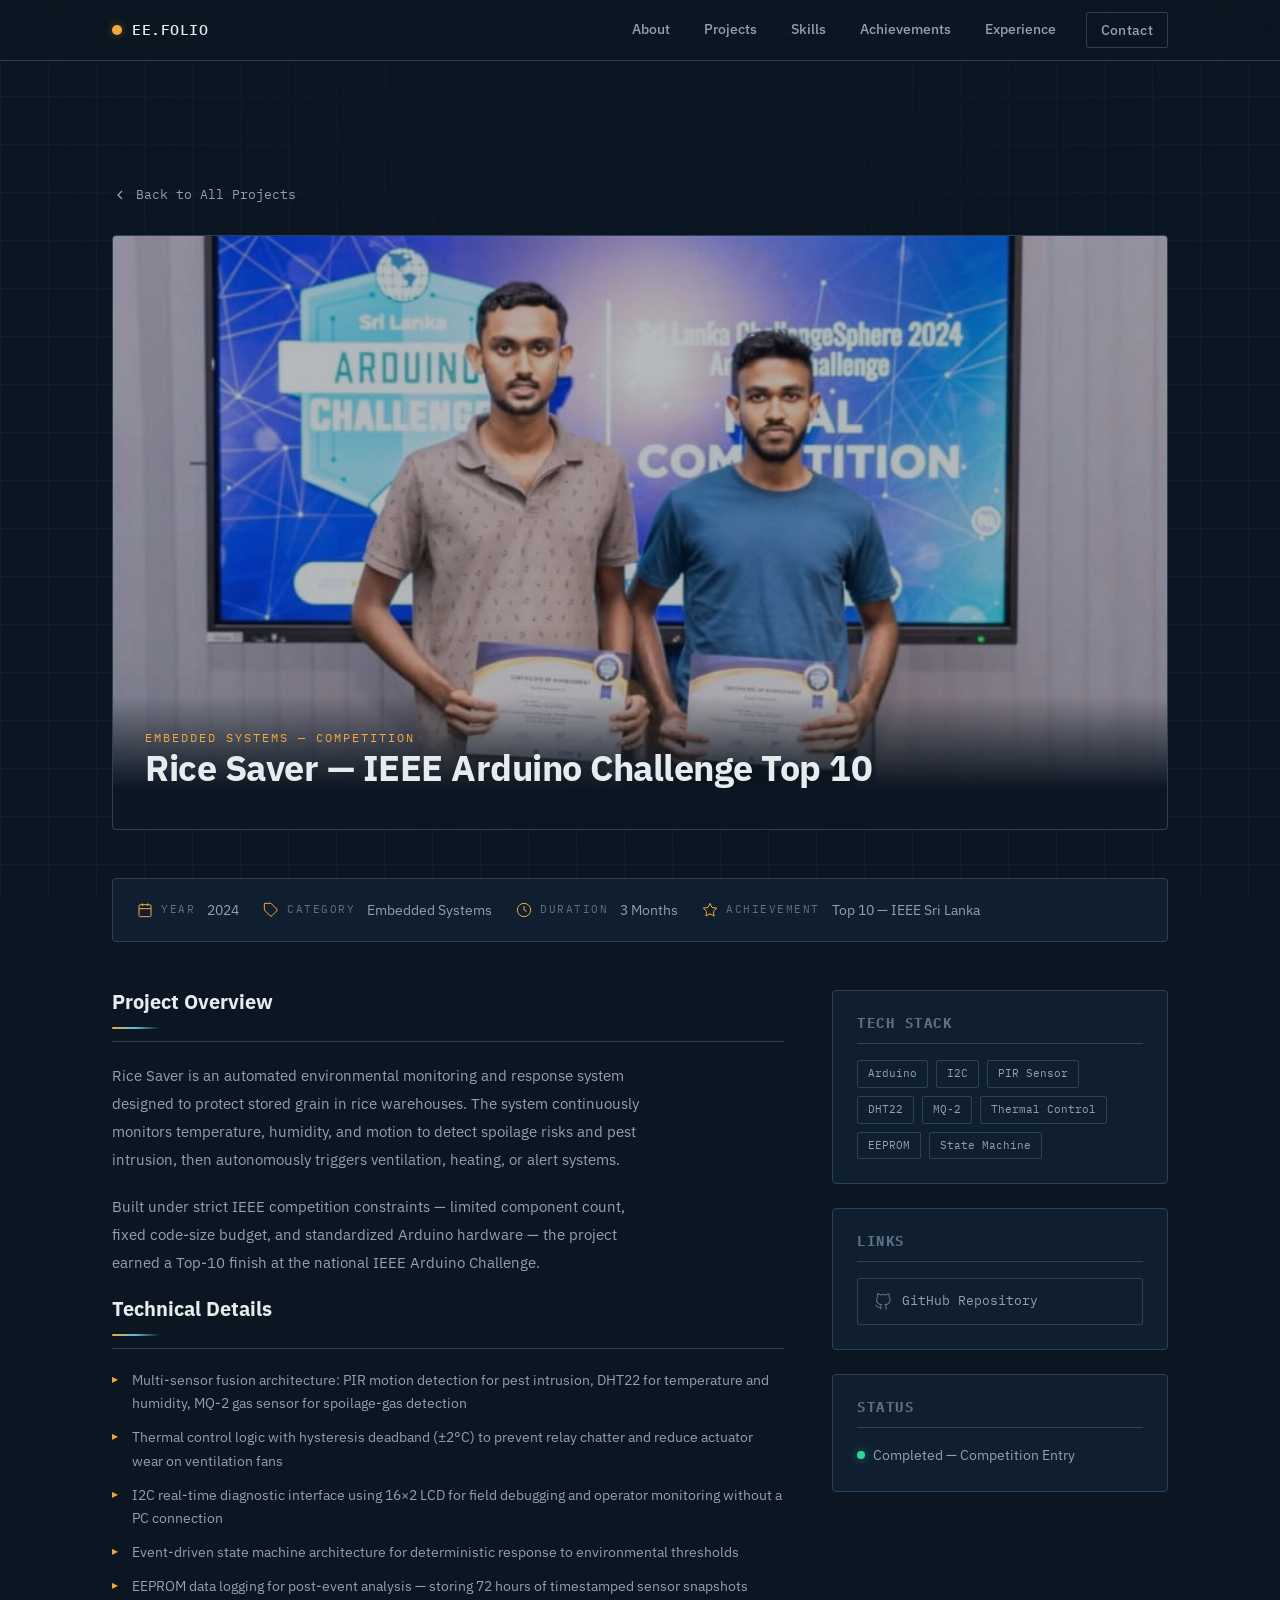
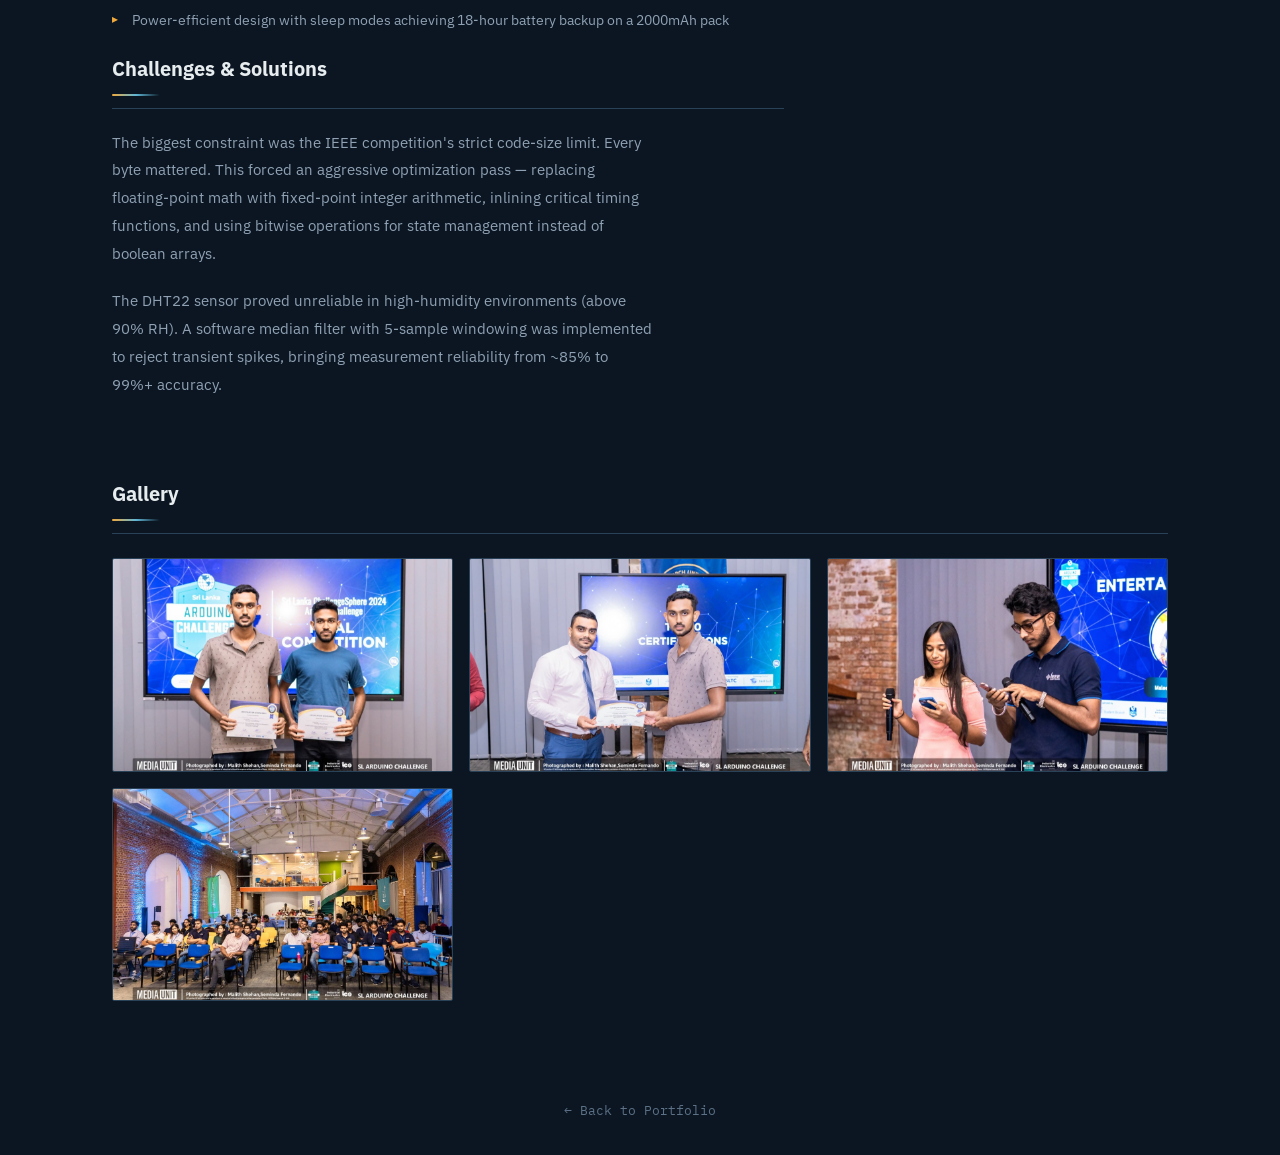
<file: projects/rice-saver.html>
<!DOCTYPE html>
<html lang="en">
<head>
  <meta charset="UTF-8">
  <meta name="viewport" content="width=device-width, initial-scale=1.0">
  <title>Rice Saver — IEEE Arduino Challenge Top 10</title>
  <meta name="description" content="Automated environmental monitoring system for grain storage protection. IEEE Arduino Challenge Top-10 finalist. Thermal control, I2C diagnostics, and multi-sensor fusion.">
  <link rel="stylesheet" href="../index.css">
  <link rel="stylesheet" href="../project-detail.css">
</head>
<body>

  <nav class="navbar" id="navbar">
    <div class="wrap">
      <a href="../index.html" class="logo">
        <span class="logo-dot"></span>
        <span>EE.FOLIO</span>
      </a>
      <ul class="nav-links">
        <li><a href="../index.html#about">About</a></li>
        <li><a href="../index.html#projects">Projects</a></li>
        <li><a href="../index.html#skills">Skills</a></li>
        <li><a href="../index.html#achievements">Achievements</a></li>
        <li><a href="../index.html#experience">Experience</a></li>
        <li><a href="../index.html#contact" class="btn btn-ghost">Contact</a></li>
      </ul>
    </div>
  </nav>

  <main class="wrap" style="padding-top: 100px;">

    <div class="back-nav">
      <a href="../index.html#projects" class="back-link">
        <svg viewBox="0 0 24 24" fill="none" stroke="currentColor" stroke-width="2"><polyline points="15 18 9 12 15 6"/></svg>
        Back to All Projects
      </a>
    </div>

    <div class="project-hero">
      <img src="images/rice-saver/1.jpg" alt="IEEE Arduino Challenge — Certificate Ceremony" class="project-hero-image">
      <div class="project-hero-overlay">
        <div class="project-category">Embedded Systems — Competition</div>
        <h1>Rice Saver — IEEE Arduino Challenge Top 10</h1>
      </div>
    </div>

    <div class="project-meta-strip">
      <div class="meta-item">
        <svg viewBox="0 0 24 24" fill="none" stroke="currentColor" stroke-width="1.5"><rect x="3" y="4" width="18" height="18" rx="2" ry="2"/><line x1="16" y1="2" x2="16" y2="6"/><line x1="8" y1="2" x2="8" y2="6"/><line x1="3" y1="10" x2="21" y2="10"/></svg>
        <span class="meta-label">Year</span>
        <span class="meta-value">2024</span>
      </div>
      <div class="meta-item">
        <svg viewBox="0 0 24 24" fill="none" stroke="currentColor" stroke-width="1.5"><path d="M20.59 13.41l-7.17 7.17a2 2 0 0 1-2.83 0L2 12V2h10l8.59 8.59a2 2 0 0 1 0 2.82z"/><line x1="7" y1="7" x2="7.01" y2="7"/></svg>
        <span class="meta-label">Category</span>
        <span class="meta-value">Embedded Systems</span>
      </div>
      <div class="meta-item">
        <svg viewBox="0 0 24 24" fill="none" stroke="currentColor" stroke-width="1.5"><circle cx="12" cy="12" r="10"/><polyline points="12 6 12 12 16 14"/></svg>
        <span class="meta-label">Duration</span>
        <span class="meta-value">3 Months</span>
      </div>
      <div class="meta-item">
        <svg viewBox="0 0 24 24" fill="none" stroke="currentColor" stroke-width="1.5"><polygon points="12 2 15.09 8.26 22 9.27 17 14.14 18.18 21.02 12 17.77 5.82 21.02 7 14.14 2 9.27 8.91 8.26 12 2"/></svg>
        <span class="meta-label">Achievement</span>
        <span class="meta-value">Top 10 — IEEE Sri Lanka</span>
      </div>
    </div>

    <div class="project-content">
      <div class="project-description">
        <h2>Project Overview</h2>
        <p>
          Rice Saver is an automated environmental monitoring and response system designed to protect stored grain in rice warehouses. The system continuously monitors temperature, humidity, and motion to detect spoilage risks and pest intrusion, then autonomously triggers ventilation, heating, or alert systems.
        </p>
        <p>
          Built under strict IEEE competition constraints — limited component count, fixed code-size budget, and standardized Arduino hardware — the project earned a Top-10 finish at the national IEEE Arduino Challenge.
        </p>

        <h2>Technical Details</h2>
        <ul>
          <li>Multi-sensor fusion architecture: PIR motion detection for pest intrusion, DHT22 for temperature and humidity, MQ-2 gas sensor for spoilage-gas detection</li>
          <li>Thermal control logic with hysteresis deadband (±2°C) to prevent relay chatter and reduce actuator wear on ventilation fans</li>
          <li>I2C real-time diagnostic interface using 16×2 LCD for field debugging and operator monitoring without a PC connection</li>
          <li>Event-driven state machine architecture for deterministic response to environmental thresholds</li>
          <li>EEPROM data logging for post-event analysis — storing 72 hours of timestamped sensor snapshots</li>
          <li>Power-efficient design with sleep modes achieving 18-hour battery backup on a 2000mAh pack</li>
        </ul>

        <h2>Challenges &amp; Solutions</h2>
        <p>
          The biggest constraint was the IEEE competition's strict code-size limit. Every byte mattered. This forced an aggressive optimization pass — replacing floating-point math with fixed-point integer arithmetic, inlining critical timing functions, and using bitwise operations for state management instead of boolean arrays.
        </p>
        <p>
          The DHT22 sensor proved unreliable in high-humidity environments (above 90% RH). A software median filter with 5-sample windowing was implemented to reject transient spikes, bringing measurement reliability from ~85% to 99%+ accuracy.
        </p>
      </div>

      <div class="project-sidebar">
        <div class="sidebar-panel">
          <h3>Tech Stack</h3>
          <div class="sidebar-tags">
            <span class="tag">Arduino</span>
            <span class="tag">I2C</span>
            <span class="tag">PIR Sensor</span>
            <span class="tag">DHT22</span>
            <span class="tag">MQ-2</span>
            <span class="tag">Thermal Control</span>
            <span class="tag">EEPROM</span>
            <span class="tag">State Machine</span>
          </div>
        </div>

        <div class="sidebar-panel">
          <h3>Links</h3>
          <a href="#" class="project-link" target="_blank" rel="noopener">
            <svg viewBox="0 0 24 24" fill="none" stroke="currentColor" stroke-width="1.5"><path d="M9 19c-5 1.5-5-2.5-7-3m14 6v-3.87a3.37 3.37 0 0 0-.94-2.61c3.14-.35 6.44-1.54 6.44-7A5.44 5.44 0 0 0 20 4.77 5.07 5.07 0 0 0 19.91 1S18.73.65 16 2.48a13.38 13.38 0 0 0-7 0C6.27.65 5.09 1 5.09 1A5.07 5.07 0 0 0 5 4.77a5.44 5.44 0 0 0-1.5 3.78c0 5.42 3.3 6.61 6.44 7A3.37 3.37 0 0 0 9 18.13V22"/></svg>
            GitHub Repository
            <svg class="link-arrow" viewBox="0 0 24 24" fill="none" stroke="currentColor" stroke-width="2" width="14" height="14"><polyline points="9 18 15 12 9 6"/></svg>
          </a>
        </div>

        <div class="sidebar-panel">
          <h3>Status</h3>
          <div style="display: flex; align-items: center; gap: 8px;">
            <span style="width: 8px; height: 8px; border-radius: 50%; background: #34d399; box-shadow: 0 0 8px rgba(52, 211, 153, 0.5);"></span>
            <span style="font-size: 14px; color: var(--text-muted);">Completed — Competition Entry</span>
          </div>
        </div>
      </div>
    </div>

    <div class="project-gallery">
      <h2>Gallery</h2>
      <div class="gallery-grid">
        <div class="gallery-item"><img src="images/rice-saver/2.jpg" alt="Award Presentation"><div class="gallery-caption">Award Presentation</div></div>
        <div class="gallery-item"><img src="images/rice-saver/3.jpg" alt="Certificate Handover"><div class="gallery-caption">Certificate Handover</div></div>
        <div class="gallery-item"><img src="images/rice-saver/4.jpg" alt="Event Hosts"><div class="gallery-caption">Event Hosts</div></div>
        <div class="gallery-item"><img src="images/rice-saver/5.jpg" alt="Event Audience"><div class="gallery-caption">Event Audience</div></div>
      </div>
    </div>

  </main>

  <footer>
    <div class="wrap" style="padding: 32px 0; text-align: center;">
      <a href="../index.html" style="font-family: var(--font-mono); font-size: 13px; color: var(--text-faint); text-decoration: none;">← Back to Portfolio</a>
    </div>
  </footer>

</body>
</html>
</file>
<file: index.css>
/* ============================================================
   CONTROL PANEL / SCHEMATIC PORTFOLIO — DESIGN SYSTEM & STYLES
   ============================================================ */

/* --- Fonts --- */
@import url('https://fonts.googleapis.com/css2?family=IBM+Plex+Mono:wght@400;500&family=IBM+Plex+Sans:wght@400;500;600;700&display=swap');

/* --- Custom Properties --- */
:root {
  --navy-950: #0B1622;
  --navy-900: #101F30;
  --navy-850: #132538;
  --navy-800: #16293D;
  --line: #2A4258;
  --line-bright: #3E6E96;
  --amber: #F2A93B;
  --amber-dim: #8a6425;
  --amber-glow: rgba(242, 169, 59, 0.35);
  --cyan: #5FB6D6;
  --text: #E7ECEF;
  --text-muted: #8FA1B3;
  --text-faint: #5C7086;

  --radius-sm: 2px;
  --radius-md: 4px;
  --font-sans: 'IBM Plex Sans', sans-serif;
  --font-mono: 'IBM Plex Mono', monospace;

  --grid-size: 48px;
  --wrap-max: 1120px;
  --wrap-pad: 32px;
  --section-pad: 80px;
}

/* --- Reset --- */
*, *::before, *::after {
  margin: 0;
  padding: 0;
  box-sizing: border-box;
}

html {
  scroll-behavior: smooth;
  -webkit-font-smoothing: antialiased;
  -moz-osx-font-smoothing: grayscale;
}

body {
  font-family: var(--font-sans);
  font-size: 16px;
  line-height: 1.6;
  color: var(--text-muted);
  background-color: var(--navy-950);
  min-height: 100vh;
  overflow-x: hidden;
}

/* --- Blueprint Grid Background --- */
body::before {
  content: '';
  position: fixed;
  inset: 0;
  z-index: 0;
  pointer-events: none;
  background-image:
    linear-gradient(to right,  var(--line) 1px, transparent 1px),
    linear-gradient(to bottom, var(--line) 1px, transparent 1px);
  background-size: var(--grid-size) var(--grid-size);
  opacity: 0.18;
}

/* Radial vignette to fade grid at top */
body::after {
  content: '';
  position: fixed;
  inset: 0;
  z-index: 0;
  pointer-events: none;
  background: radial-gradient(ellipse at 50% 0%, var(--navy-950) 0%, transparent 70%);
}

/* --- Utility: Wrap --- */
.wrap {
  max-width: var(--wrap-max);
  margin: 0 auto;
  padding-left: var(--wrap-pad);
  padding-right: var(--wrap-pad);
  position: relative;
  z-index: 1;
}

section {
  padding-top: var(--section-pad);
  padding-bottom: var(--section-pad);
  position: relative;
  z-index: 1;
}

/* --- Focus Ring --- */
:focus-visible {
  outline: 2px solid var(--amber);
  outline-offset: 3px;
}

/* --- Links --- */
a {
  color: inherit;
  text-decoration: none;
}

/* --- Typography --- */
h1, h2, h3, h4 {
  color: var(--text);
  font-weight: 700;
  line-height: 1.15;
}

h1 {
  font-size: 44px;
  letter-spacing: -0.5px;
}

h2 {
  font-size: 26px;
  margin-bottom: 48px;
}

h2 .section-ref {
  font-family: var(--font-mono);
  font-size: 12px;
  font-weight: 400;
  color: var(--text-faint);
  margin-right: 10px;
  vertical-align: middle;
}

p {
  max-width: 60ch;
}

.mono {
  font-family: var(--font-mono);
}

.eyebrow {
  font-family: var(--font-mono);
  font-size: 13px;
  color: var(--cyan);
  font-weight: 400;
  margin-bottom: 12px;
  display: block;
}

.lede {
  font-size: 17px;
  color: var(--text-muted);
  max-width: 46ch;
  margin-top: 16px;
  line-height: 1.6;
}

.amber {
  background: linear-gradient(135deg, #F2A93B 0%, #E8A535 40%, #5FB6D6 100%);
  -webkit-background-clip: text;
  -webkit-text-fill-color: transparent;
  background-clip: text;
}

/* --- Buttons --- */
.btn {
  display: inline-flex;
  align-items: center;
  gap: 8px;
  font-family: var(--font-mono);
  font-size: 13px;
  font-weight: 500;
  padding: 11px 24px;
  border-radius: var(--radius-sm);
  border: 1px solid transparent;
  cursor: pointer;
  transition: transform 0.18s ease, background-color 0.18s ease, border-color 0.18s ease, color 0.18s ease;
  text-decoration: none;
  letter-spacing: 0.3px;
}

.btn:hover {
  transform: translateY(-1px);
}

.btn-primary {
  background-color: var(--amber);
  color: var(--navy-950);
  border-color: var(--amber);
}

.btn-primary:hover {
  background-color: #e69d2f;
  border-color: #e69d2f;
}

.btn-ghost {
  background: transparent;
  color: var(--text);
  border-color: var(--line);
}

.btn-ghost:hover {
  border-color: var(--line-bright);
  color: var(--amber);
}

/* --- Mounting Bolt Dots --- */
.panel {
  position: relative;
  background: var(--navy-900);
  border: 1px solid var(--line);
  border-radius: var(--radius-md);
  transition: border-color 0.25s ease;
}

.panel:hover {
  border-color: var(--line-bright);
}

.panel::before,
.panel::after,
.panel .bolt-bl,
.panel .bolt-br {
  content: '';
  position: absolute;
  width: 8px;
  height: 8px;
  border-radius: 50%;
  background: var(--navy-800);
  border: 1px solid var(--line);
  z-index: 2;
}

.panel::before { top: 8px; left: 8px; }
.panel::after  { top: 8px; right: 8px; }
.panel .bolt-bl { bottom: 8px; left: 8px; }
.panel .bolt-br { bottom: 8px; right: 8px; }


/* ====================
   NAVBAR
   ==================== */
.navbar {
  position: sticky;
  top: 0;
  z-index: 100;
  background: rgba(11, 22, 34, 0.82);
  backdrop-filter: blur(16px);
  -webkit-backdrop-filter: blur(16px);
  border-bottom: 1px solid var(--line);
}

.navbar .wrap {
  display: flex;
  align-items: center;
  justify-content: space-between;
  height: 60px;
}

.logo {
  display: flex;
  align-items: center;
  gap: 10px;
  font-family: var(--font-mono);
  font-size: 15px;
  font-weight: 500;
  color: var(--text);
  letter-spacing: 0.5px;
}

.logo-dot {
  width: 10px;
  height: 10px;
  border-radius: 50%;
  background: var(--amber);
  box-shadow: 0 0 8px var(--amber-glow), 0 0 20px rgba(242, 169, 59, 0.15);
}

.nav-links {
  display: flex;
  align-items: center;
  gap: 6px;
  list-style: none;
}

.nav-links a {
  font-family: var(--font-sans);
  font-size: 14px;
  font-weight: 500;
  color: var(--text-muted);
  padding: 6px 14px;
  border-radius: var(--radius-sm);
  transition: color 0.18s ease;
}

.nav-links a:not(.btn) {
  display: inline-block;
  transform: translateY(1px); /* Lowers the text to align with the button */
}

.nav-links a:hover {
  color: var(--text);
}

.nav-links .btn {
  margin-left: 10px;
}


/* ====================
   BUS RULE DIVIDER
   ==================== */
.bus-rule {
  position: relative;
  z-index: 1;
  height: 1px;
  background: var(--line-bright);
  margin: 0;
}

.bus-rule::before,
.bus-rule::after {
  content: '';
  position: absolute;
  top: 50%;
  transform: translateY(-50%);
  width: 6px;
  height: 6px;
  border-radius: 50%;
  background: var(--navy-950);
  border: 1.5px solid var(--line-bright);
}

.bus-rule::before { left: 25%; }
.bus-rule::after  { right: 25%; }

.bus-rule-center {
  position: absolute;
  top: 50%;
  left: 50%;
  transform: translate(-50%, -50%);
  width: 6px;
  height: 6px;
  border-radius: 50%;
  background: var(--navy-950);
  border: 1.5px solid var(--line-bright);
}


/* ====================
   HERO
   ==================== */
.hero {
  padding-top: 100px;
  padding-bottom: var(--section-pad);
}

.hero-grid {
  display: grid;
  grid-template-columns: 55fr 45fr;
  gap: 48px;
  align-items: center;
}

.hero-text {
  display: flex;
  flex-direction: column;
  align-items: flex-start;
}

.hero-text h1 {
  margin-bottom: 0;
}

.hero-buttons {
  display: flex;
  gap: 14px;
  margin-top: 32px;
}

/* Oscilloscope Panel */
.scope-panel {
  background: var(--navy-900);
  border: 1px solid var(--line);
  border-radius: var(--radius-md);
  overflow: hidden;
}

.scope-header {
  display: flex;
  align-items: center;
  justify-content: space-between;
  padding: 10px 16px;
  border-bottom: 1px solid var(--line);
}

.scope-channel {
  font-family: var(--font-mono);
  font-size: 11px;
  color: var(--text-faint);
  letter-spacing: 0.5px;
}

.scope-leds {
  display: flex;
  gap: 8px;
}

.led {
  width: 8px;
  height: 8px;
  border-radius: 50%;
  background: var(--navy-800);
  border: 1px solid var(--line);
  transition: background 0.16s ease, box-shadow 0.16s ease;
}

.led.on {
  background: var(--amber);
  border-color: var(--amber);
  box-shadow: 0 0 6px var(--amber-glow), 0 0 14px rgba(242, 169, 59, 0.2);
}

.scope-display {
  padding: 20px 16px;
  position: relative;
  height: 180px;
  overflow: hidden;
}

.scope-grid-line {
  position: absolute;
  left: 16px;
  right: 16px;
  height: 1px;
  background: var(--line);
  opacity: 0.5;
}

.scope-grid-line:nth-child(1) { top: 25%; }
.scope-grid-line:nth-child(2) { top: 50%; }
.scope-grid-line:nth-child(3) { top: 75%; }

.scope-svg {
  position: relative;
  z-index: 1;
  width: 100%;
  height: 100%;
}

.scope-trace {
  fill: none;
  stroke: var(--amber);
  stroke-width: 2;
  stroke-linecap: round;
  stroke-linejoin: round;
  filter: drop-shadow(0 0 4px rgba(242, 169, 59, 0.4));
}

.scope-footer {
  display: flex;
  align-items: center;
  justify-content: space-between;
  padding: 10px 16px;
  border-top: 1px solid var(--line);
  font-family: var(--font-mono);
  font-size: 11px;
}

.scope-readout {
  color: var(--text-faint);
  letter-spacing: 0.3px;
}

.scope-readout span {
  color: var(--text-muted);
}

.scope-status {
  color: var(--text-faint);
  letter-spacing: 0.5px;
}

.scope-status.active {
  color: var(--amber);
}


/* ====================
   ABOUT
   ==================== */
.about-grid {
  display: grid;
  grid-template-columns: 2fr 3fr;
  gap: 48px;
  align-items: start;
}

/* Photo Panel */
.photo-panel {
  position: relative;
  background: var(--navy-900);
  border: 1px solid var(--line);
  border-radius: var(--radius-md);
  aspect-ratio: 3 / 4;
  overflow: hidden;
  transition: border-color 0.25s ease;
}

.photo-panel:hover {
  border-color: var(--line-bright);
}

/* Bolt dots for photo panel */
.photo-panel .bolt {
  position: absolute;
  width: 8px;
  height: 8px;
  border-radius: 50%;
  background: var(--navy-800);
  border: 1px solid var(--line);
  z-index: 3;
}

.photo-panel .bolt-tl { top: 8px; left: 8px; }
.photo-panel .bolt-tr { top: 8px; right: 8px; }

.photo-upload-label {
  display: flex;
  flex-direction: column;
  align-items: center;
  justify-content: center;
  width: 100%;
  height: 100%;
  cursor: pointer;
  gap: 12px;
  position: relative;
  z-index: 1;
}

.photo-upload-label input[type="file"] {
  position: absolute;
  width: 0;
  height: 0;
  opacity: 0;
  pointer-events: none;
}

.photo-upload-icon {
  width: 48px;
  height: 48px;
  color: var(--text-faint);
  opacity: 0.5;
}

.photo-upload-hint {
  font-family: var(--font-mono);
  font-size: 11px;
  color: var(--text-faint);
  text-align: center;
  line-height: 1.5;
}

.photo-panel img {
  position: absolute;
  inset: 0;
  width: 100%;
  height: 100%;
  object-fit: cover;
  z-index: 2;
  border-radius: var(--radius-md);
  opacity: 0;
  transform: scale(1.06);
  transition: opacity 0.6s ease, transform 0.6s ease;
}

.photo-panel img.loaded {
  opacity: 1;
  transform: scale(1);
}

/* Bio & Spec Sheet */
.bio p {
  margin-bottom: 16px;
}

.spec-sheet {
  margin-top: 32px;
  border-top: 1px solid var(--line);
}

.spec-row {
  display: flex;
  align-items: baseline;
  gap: 16px;
  padding: 12px 0;
  border-bottom: 1px solid var(--line);
}

.spec-key {
  font-family: var(--font-mono);
  font-size: 12px;
  color: var(--text-faint);
  letter-spacing: 0.5px;
  min-width: 110px;
  flex-shrink: 0;
}

.spec-val {
  font-size: 15px;
  color: var(--text);
  font-weight: 400;
}


/* ====================
   PROJECTS
   ==================== */
.project-grid {
  display: grid;
  grid-template-columns: 1fr 1fr;
  gap: 24px;
}

.project-card {
  position: relative;
  background: var(--navy-900);
  border: 1px solid var(--line);
  border-radius: var(--radius-md);
  padding: 28px 24px 20px;
  transition: border-color 0.25s ease, box-shadow 0.35s ease;
  background-image: linear-gradient(90deg, var(--amber), var(--cyan));
  background-size: 100% 2px;
  background-repeat: no-repeat;
  background-position: top;
  /* Scroll animation */
  opacity: 0;
  transition: border-color 0.25s ease, opacity 0.5s ease;
}

.project-card:hover {
  border-color: var(--line-bright);
  box-shadow: 0 4px 30px rgba(242, 169, 59, 0.1), 0 0 60px rgba(95, 182, 214, 0.05);
}

.project-card.visible {
  opacity: 1;
}

/* Bolt dots */
.project-card::before,
.project-card::after {
  content: '';
  position: absolute;
  width: 7px;
  height: 7px;
  border-radius: 50%;
  background: var(--navy-800);
  border: 1px solid var(--line);
}

.project-card::before { top: 8px; left: 8px; }
.project-card::after  { top: 8px; right: 8px; }

.project-card h3 {
  font-size: 17px;
  font-weight: 600;
  color: var(--text);
  margin-bottom: 8px;
  display: flex;
  align-items: center;
  gap: 10px;
}

.project-icon {
  width: 22px;
  height: 22px;
  flex-shrink: 0;
  color: var(--amber);
  filter: drop-shadow(0 0 4px rgba(242, 169, 59, 0.3));
  opacity: 0.9;
  transition: opacity 0.25s ease, filter 0.25s ease;
}

.project-card:hover .project-icon {
  opacity: 1;
  filter: drop-shadow(0 0 8px rgba(242, 169, 59, 0.5));
}

.project-desc {
  font-size: 14px;
  color: var(--text-muted);
  line-height: 1.55;
  margin-bottom: 0;
}

/* Tag row — collapsed, expands on hover */
.project-tags {
  display: flex;
  flex-wrap: wrap;
  gap: 6px;
  max-height: 0;
  opacity: 0;
  overflow: hidden;
  transition: max-height 0.35s cubic-bezier(.4,0,.2,1), opacity 0.3s ease, margin 0.3s ease;
  margin-top: 0;
}

.project-card:hover .project-tags,
.project-card:focus-within .project-tags {
  max-height: 80px;
  opacity: 1;
  margin-top: 14px;
}

.tag {
  font-family: var(--font-mono);
  font-size: 11px;
  color: var(--cyan);
  background: rgba(95, 182, 214, 0.08);
  border: 1px solid rgba(95, 182, 214, 0.2);
  padding: 3px 10px;
  border-radius: var(--radius-sm);
  white-space: nowrap;
}

.project-meta {
  display: flex;
  align-items: center;
  gap: 16px;
  margin-top: 16px;
  padding-top: 14px;
  border-top: 1px solid var(--line);
  font-family: var(--font-mono);
  font-size: 11px;
  color: var(--text-faint);
}


/* ====================
   SKILLS (Radial Gauges)
   ==================== */
.skill-grid {
  display: grid;
  grid-template-columns: repeat(4, 1fr);
  gap: 36px;
}

.skill-gauge {
  display: flex;
  flex-direction: column;
  align-items: center;
  gap: 14px;
}

.gauge-ring {
  width: 110px;
  height: 110px;
  transform: rotate(-90deg);
}

.gauge-track {
  fill: none;
  stroke: var(--line);
  stroke-width: 6;
}

.gauge-fill {
  fill: none;
  stroke: var(--amber);
  stroke-width: 6;
  stroke-linecap: round;
  transition: stroke-dashoffset 1.1s cubic-bezier(.4,0,.2,1);
  filter: drop-shadow(0 0 3px rgba(242, 169, 59, 0.3));
}

.gauge-label {
  text-align: center;
}

.gauge-label .name {
  display: block;
  font-size: 14px;
  color: var(--text);
  font-weight: 500;
  margin-bottom: 4px;
}

.gauge-label .pct {
  font-family: var(--font-mono);
  font-size: 13px;
  color: var(--text-faint);
}


/* ====================
   ACHIEVEMENTS
   ==================== */
.marquee-wrapper {
  position: relative;
  width: 100%;
  padding: 0 56px; /* space for the arrow buttons on each side */
}

.marquee-container {
  overflow-x: auto;
  overflow-y: hidden;
  scroll-behavior: smooth;
  position: relative;
  width: 100%;
  padding: 10px 0;
  /* hide scrollbar */
  scrollbar-width: none;
  -ms-overflow-style: none;
}
.marquee-container::-webkit-scrollbar {
  display: none;
}

.marquee-track {
  display: flex;
  width: max-content;
}

.marquee-nav-btn {
  background: var(--navy-800);
  border: 1px solid var(--amber);
  color: var(--amber);
  width: 44px;
  height: 44px;
  border-radius: 50%;
  display: flex;
  align-items: center;
  justify-content: center;
  cursor: pointer;
  z-index: 10;
  position: absolute;
  top: 50%;
  transform: translateY(-50%);
  transition: all 0.3s ease;
  flex-shrink: 0;
}
.marquee-nav-btn:hover {
  background: var(--amber);
  color: var(--navy-950);
  box-shadow: 0 0 16px rgba(242, 169, 59, 0.4);
}
.marquee-nav-btn.left {
  left: 0;
}
.marquee-nav-btn.right {
  right: 0;
}
.marquee-nav-btn svg {
  width: 20px;
  height: 20px;
}

.marquee-set {
  display: flex;
  gap: 24px;
  padding-right: 24px;
}

.marquee-card {
  flex-shrink: 0;
  width: 420px;
  background: var(--navy-900);
  border: 1px solid var(--line);
  border-radius: var(--radius-md);
  padding: 16px;
  display: flex;
  flex-direction: column;
  gap: 16px;
  cursor: default;
  transition: transform 0.4s cubic-bezier(.175,.885,.32,1.275), border-color 0.3s ease, box-shadow 0.3s ease;
}

a.marquee-card {
  text-decoration: none;
  color: inherit;
  cursor: pointer;
  pointer-events: auto;
}

.marquee-image-placeholder {
  width: 100%;
  height: 260px;
  background: rgba(11, 22, 34, 0.4);
  border: 1px dashed var(--line);
  border-radius: var(--radius-sm);
  display: flex;
  align-items: center;
  justify-content: center;
  overflow: hidden;
  position: relative;
}

.marquee-image-placeholder svg {
  width: 24px;
  height: 24px;
  color: var(--text-faint);
  opacity: 0.5;
  transition: opacity 0.3s ease;
}

.marquee-image-placeholder img {
  width: 100%;
  height: 100%;
  object-fit: cover;
  display: block;
}

.marquee-content {
  display: flex;
  flex-direction: column;
  align-items: center;
  justify-content: center;
  gap: 12px;
  text-align: center;
  flex-grow: 1;
  padding-bottom: 8px;
}

.marquee-content svg {
  width: 32px;
  height: 32px;
  color: var(--text-faint);
  transition: color 0.3s ease, transform 0.4s cubic-bezier(.175,.885,.32,1.275), filter 0.3s ease;
}

.marquee-text {
  font-family: var(--font-mono);
  font-size: 13px;
  color: var(--text-muted);
  line-height: 1.5;
  transition: color 0.3s ease;
}

/* Fancy transitions */
.marquee-card:hover {
  transform: translateY(-8px) scale(1.03);
  border-color: var(--amber);
  box-shadow: 0 12px 30px -10px rgba(242, 169, 59, 0.2);
  z-index: 2;
  position: relative;
}

.marquee-card:hover .marquee-content svg {
  color: var(--amber);
  transform: scale(1.15);
  filter: drop-shadow(0 0 8px var(--amber-glow));
}

.marquee-card:hover .marquee-image-placeholder svg {
  opacity: 1;
  color: var(--amber);
}

.marquee-card:hover .marquee-text {
  color: var(--text);
}

/* Reduced motion for marquee fallback */
@media (prefers-reduced-motion: reduce) {
  .marquee-container {
    overflow-x: auto;
    scrollbar-width: thin;
    scrollbar-color: var(--amber) var(--navy-900);
  }
  .marquee-container::-webkit-scrollbar {
    height: 6px;
  }
  .marquee-container::-webkit-scrollbar-track {
    background: var(--navy-900);
  }
  .marquee-container::-webkit-scrollbar-thumb {
    background: var(--amber);
    border-radius: 4px;
  }
}


/* ====================
   EXPERIENCE (Timeline)
   ==================== */
.timeline {
  position: relative;
  padding-left: 40px;
}

.timeline-wire {
  position: absolute;
  left: 10px;
  top: 0;
  bottom: 0;
  width: 2px;
  background: var(--line);
}

.timeline-current {
  position: absolute;
  left: 0;
  top: 0;
  width: 2px;
  height: 0%;
  background: var(--amber);
  box-shadow: 0 0 6px var(--amber-glow);
  transition: none; /* scroll-driven, no CSS transition */
}

.timeline-item {
  position: relative;
  padding-bottom: 48px;
}

.timeline-item:last-child {
  padding-bottom: 0;
}

.timeline-node {
  position: absolute;
  left: -40px;
  top: 4px;
  width: 18px;
  height: 18px;
  display: flex;
  align-items: center;
  justify-content: center;
}

.timeline-node::before {
  content: '';
  width: 10px;
  height: 10px;
  border-radius: 50%;
  border: 2px solid var(--line-bright);
  background: var(--navy-950);
  transition: background 0.3s ease, border-color 0.3s ease;
}

.timeline-item.lit .timeline-node::before {
  background: var(--amber);
  border-color: var(--amber);
  box-shadow: 0 0 8px var(--amber-glow);
}

.timeline-role {
  font-size: 17px;
  font-weight: 600;
  color: var(--text);
  margin-bottom: 4px;
}

.timeline-org {
  font-size: 14px;
  color: var(--cyan);
  margin-bottom: 4px;
}

.timeline-date {
  font-family: var(--font-mono);
  font-size: 12px;
  color: var(--text-faint);
  margin-bottom: 10px;
}

.timeline-desc {
  font-size: 14px;
  color: var(--text-muted);
  max-width: 54ch;
  line-height: 1.55;
}


/* ====================
   CONTACT (Terminal Block)
   ==================== */
.terminal-block {
  display: grid;
  grid-template-columns: repeat(3, 1fr);
  border: 1px solid var(--line);
  border-radius: var(--radius-md);
  overflow: hidden;
}

.terminal-cell {
  padding: 28px 24px;
  border-right: 1px solid var(--line);
  transition: background 0.25s ease, box-shadow 0.3s ease;
  text-decoration: none;
  display: flex;
  flex-direction: column;
  position: relative;
  min-height: 100px;
}

.terminal-cell:last-child {
  border-right: none;
}

.terminal-cell:hover {
  background: rgba(242, 169, 59, 0.04);
  box-shadow: inset 0 -2px 0 0 var(--amber), 0 4px 20px rgba(242, 169, 59, 0.08);
}

.terminal-label {
  font-family: var(--font-mono);
  font-size: 11px;
  color: var(--text-faint);
  letter-spacing: 1px;
  margin-bottom: 8px;
  display: block;
}

.terminal-value {
  font-size: 14px;
  color: var(--amber);
  font-weight: 500;
  word-break: break-all;
}


/* ====================
   FOOTER
   ==================== */
.footer {
  padding: 40px 0;
  text-align: center;
  position: relative;
  z-index: 1;
}

.footer p {
  font-family: var(--font-mono);
  font-size: 12px;
  color: var(--text-faint);
  max-width: none;
  margin: 0 auto;
}


/* ====================
   VISUAL ENHANCEMENTS
   ==================== */

/* Hero headline backdrop glow */
.hero-text h1 {
  position: relative;
}

.hero-text h1::after {
  content: '';
  position: absolute;
  left: -20px;
  top: 50%;
  transform: translateY(-50%);
  width: 180px;
  height: 180px;
  background: radial-gradient(circle, rgba(242, 169, 59, 0.08) 0%, transparent 70%);
  pointer-events: none;
  z-index: -1;
}

/* Section heading gradient underline */
h2::after {
  content: '';
  display: block;
  width: 48px;
  height: 2px;
  background: linear-gradient(90deg, var(--amber), var(--cyan), transparent);
  margin-top: 14px;
  border-radius: 1px;
}

/* Multi-color LEDs */
#led-1.on {
  background: #4ADE80;
  border-color: #4ADE80;
  box-shadow: 0 0 6px rgba(74, 222, 128, 0.4), 0 0 14px rgba(74, 222, 128, 0.2);
}

#led-3.on {
  background: var(--cyan);
  border-color: var(--cyan);
  box-shadow: 0 0 6px rgba(95, 182, 214, 0.4), 0 0 14px rgba(95, 182, 214, 0.2);
}

/* Scope panel ambient glow */
.scope-panel {
  box-shadow: 0 0 40px rgba(242, 169, 59, 0.06), 0 8px 32px rgba(0, 0, 0, 0.3);
  transition: box-shadow 0.4s ease, border-color 0.25s ease;
}

.scope-panel:hover {
  box-shadow: 0 0 50px rgba(242, 169, 59, 0.1), 0 8px 40px rgba(0, 0, 0, 0.35);
}

/* Pulsing timeline nodes */
@keyframes node-pulse {
  0%, 100% { box-shadow: 0 0 8px rgba(242, 169, 59, 0.35); }
  50% { box-shadow: 0 0 16px rgba(242, 169, 59, 0.45), 0 0 32px rgba(242, 169, 59, 0.15); }
}

.timeline-item.lit .timeline-node::before {
  animation: node-pulse 2.2s ease-in-out infinite;
}

/* Achievement slot hover glow */
.achievement-slot.filled:hover {
  border-color: var(--line-bright);
  box-shadow: 0 4px 24px rgba(95, 182, 214, 0.12), 0 0 0 1px rgba(95, 182, 214, 0.15);
}

/* Animated bus-rule flow */
@keyframes bus-flow {
  0% { background-position: -200% 0; }
  100% { background-position: 200% 0; }
}

.bus-rule {
  background: linear-gradient(90deg, var(--line) 0%, var(--line-bright) 30%, var(--amber) 50%, var(--line-bright) 70%, var(--line) 100%);
  background-size: 200% 100%;
  animation: bus-flow 6s linear infinite;
}

/* Photo panel corner circuit traces */
.photo-panel::before {
  content: '';
  position: absolute;
  bottom: 8px;
  left: 8px;
  width: 30px;
  height: 30px;
  border-left: 1px solid var(--line-bright);
  border-bottom: 1px solid var(--line-bright);
  border-radius: 0 0 0 2px;
  opacity: 0.4;
  z-index: 3;
}

.photo-panel::after {
  content: '';
  position: absolute;
  bottom: 8px;
  right: 8px;
  width: 30px;
  height: 30px;
  border-right: 1px solid var(--line-bright);
  border-bottom: 1px solid var(--line-bright);
  border-radius: 0 0 2px 0;
  opacity: 0.4;
  z-index: 3;
}

/* Hero particle canvas */
.hero-particles {
  position: absolute;
  inset: 0;
  z-index: 0;
  pointer-events: none;
  overflow: hidden;
}

.hero-particles canvas {
  width: 100%;
  height: 100%;
}

.hero {
  position: relative;
  overflow: hidden;
}

/* Tag chip hover color shift */
.tag:hover {
  background: rgba(95, 182, 214, 0.14);
  border-color: rgba(95, 182, 214, 0.35);
  color: var(--text);
}

/* Skill gauge glow on fill */
.gauge-fill {
  filter: drop-shadow(0 0 4px rgba(242, 169, 59, 0.4)) drop-shadow(0 0 10px rgba(242, 169, 59, 0.15));
}

/* Nav link hover indicator */
.nav-links a:not(.btn)::after {
  content: '';
  display: block;
  width: 0;
  height: 1px;
  background: linear-gradient(90deg, var(--amber), var(--cyan));
  transition: width 0.25s ease;
  margin-top: 2px;
}

.nav-links a:not(.btn):hover::after {
  width: 100%;
}

/* Button primary gradient shimmer */
@keyframes btn-shimmer {
  0% { background-position: -200% center; }
  100% { background-position: 200% center; }
}

.btn-primary {
  background: linear-gradient(90deg, var(--amber) 0%, #E8C54A 25%, var(--amber) 50%, #E8C54A 75%, var(--amber) 100%);
  background-size: 200% auto;
  animation: btn-shimmer 4s linear infinite;
}

.btn-primary:hover {
  background: linear-gradient(90deg, #e69d2f 0%, #d4a83e 25%, #e69d2f 50%, #d4a83e 75%, #e69d2f 100%);
  background-size: 200% auto;
  animation: btn-shimmer 2s linear infinite;
}

/* Terminal value gradient */
.terminal-value {
  background: linear-gradient(135deg, var(--amber), #E8C54A);
  -webkit-background-clip: text;
  -webkit-text-fill-color: transparent;
  background-clip: text;
}

/* Scope trace stronger glow */
.scope-trace {
  filter: drop-shadow(0 0 6px rgba(242, 169, 59, 0.5)) drop-shadow(0 0 12px rgba(242, 169, 59, 0.2));
}


/* ====================
   RESPONSIVE
   ==================== */

/* Tablet */
@media (max-width: 1024px) {
  :root {
    --wrap-pad: 24px;
    --section-pad: 60px;
  }

  h1 { font-size: 36px; }
  h2 { font-size: 22px; }

  .hero-grid {
    grid-template-columns: 1fr;
    gap: 40px;
  }

  .about-grid {
    grid-template-columns: 1fr;
    gap: 32px;
  }

  .photo-panel {
    max-width: 280px;
    aspect-ratio: 3 / 3.5;
  }

  .skill-grid {
    grid-template-columns: repeat(3, 1fr);
    gap: 28px;
  }

  .achievement-grid {
    grid-template-columns: repeat(2, 1fr);
  }

  .terminal-block {
    grid-template-columns: repeat(2, 1fr);
  }

  .terminal-cell:nth-child(2) {
    border-right: none;
  }

  .terminal-cell:nth-child(1),
  .terminal-cell:nth-child(2) {
    border-bottom: 1px solid var(--line);
  }
}

/* Mobile */
@media (max-width: 640px) {
  :root {
    --wrap-pad: 16px;
    --section-pad: 48px;
    --grid-size: 32px;
  }

  h1 { font-size: 28px; }
  h2 { font-size: 20px; margin-bottom: 32px; }

  .navbar .wrap { height: 52px; }

  .nav-links a {
    font-size: 12px;
    padding: 6px 8px;
  }

  .nav-links .btn {
    padding: 8px 14px;
    font-size: 11px;
  }

  .hero { padding-top: 64px; }

  .lede { font-size: 15px; }

  .hero-buttons {
    flex-direction: column;
    gap: 10px;
    width: 100%;
  }

  .hero-buttons .btn {
    width: 100%;
    justify-content: center;
  }

  .project-grid {
    grid-template-columns: 1fr;
  }

  .skill-grid {
    grid-template-columns: repeat(2, 1fr);
    gap: 24px;
  }

  .achievement-grid {
    grid-template-columns: 1fr 1fr;
    gap: 16px;
  }

  .terminal-block {
    grid-template-columns: 1fr;
  }

  .terminal-cell {
    border-right: none;
    border-bottom: 1px solid var(--line);
  }

  .terminal-cell:last-child {
    border-bottom: none;
  }
}

/* Very small */
@media (max-width: 420px) {
  .achievement-grid {
    grid-template-columns: 1fr;
  }

  .skill-grid {
    grid-template-columns: repeat(2, 1fr);
  }

  .gauge-ring {
    width: 90px;
    height: 90px;
  }
}

/* --- Reduced Motion --- */
@media (prefers-reduced-motion: reduce) {
  *, *::before, *::after {
    animation-duration: 0.01ms !important;
    animation-iteration-count: 1 !important;
    transition-duration: 0.01ms !important;
    scroll-behavior: auto !important;
  }

  .project-card,
  .achievement-slot {
    opacity: 1 !important;
    transform: none !important;
  }

  .scope-trace {
    stroke-dashoffset: 0 !important;
  }

  .led {
    background: var(--amber) !important;
    box-shadow: 0 0 6px var(--amber-glow) !important;
  }

  .bus-rule {
    animation: none !important;
    background: var(--line-bright) !important;
  }

  .btn-primary {
    animation: none !important;
    background: var(--amber) !important;
  }

  .hero-particles {
    display: none !important;
  }
}


/* ====================
   ROBOT MASCOT
   ==================== */
#robot-mascot {
  position: fixed;
  bottom: 0px;
  right: 20px;
  width: 200px;
  height: 200px;
  z-index: 1000;
  pointer-events: none; /* Ensure it doesn't block clicks on the page */
  transform-origin: bottom center;
  animation: robot-wave 4s ease-in-out infinite;
}

#robot-mascot img {
  width: 100%;
  height: 100%;
  object-fit: contain;
}

@keyframes robot-wave {
  0% { transform: rotate(0deg) translateY(0); }
  10% { transform: rotate(6deg) translateY(-8px); }
  20% { transform: rotate(-4deg) translateY(-4px); }
  30% { transform: rotate(6deg) translateY(-8px); }
  40% { transform: rotate(0deg) translateY(0); }
  100% { transform: rotate(0deg) translateY(0); }
}

@media (prefers-reduced-motion: reduce) {
  #robot-mascot {
    animation: none;
  }
}

/* --- Glitch Name Animation --- */
.name-glitch-container {
  margin-top: 16px;
  margin-bottom: 24px;
  font-family: var(--font-sans);
  line-height: 1.1;
}

.name-greeting {
  font-size: 20px;
  color: var(--amber);
  font-family: var(--font-mono);
  font-weight: 500;
  display: inline-block;
  margin-bottom: 8px;
  letter-spacing: 0.5px;
}

.name-glitch {
  font-size: clamp(48px, 8vw, 76px);
  font-weight: 800;
  color: var(--amber);
  text-shadow: 0 0 15px var(--amber-glow), 0 0 30px rgba(242, 169, 59, 0.2);
  position: relative;
  display: inline-block;
  letter-spacing: -1.5px;
}

.name-glitch::before,
.name-glitch::after {
  content: attr(data-text);
  position: absolute;
  top: 0;
  left: 0;
  width: 100%;
  height: 100%;
  background: var(--navy-950);
}

.name-glitch::before {
  left: 2px;
  text-shadow: -2px 0 var(--cyan);
  clip: rect(44px, 450px, 56px, 0);
  animation: glitch-anim 5s infinite linear alternate-reverse;
}

.name-glitch::after {
  left: -2px;
  text-shadow: -2px 0 var(--amber);
  clip: rect(44px, 450px, 56px, 0);
  animation: glitch-anim2 5s infinite linear alternate-reverse;
}

@keyframes glitch-anim {
  0% { clip: rect(10px, 9999px, 35px, 0); }
  5% { clip: rect(62px, 9999px, 78px, 0); }
  10% { clip: rect(12px, 9999px, 94px, 0); }
  15% { clip: rect(24px, 9999px, 45px, 0); }
  20% { clip: rect(89px, 9999px, 12px, 0); }
  25% { clip: rect(45px, 9999px, 34px, 0); }
  30% { clip: rect(12px, 9999px, 89px, 0); }
  35% { clip: rect(78px, 9999px, 23px, 0); }
  40% { clip: rect(54px, 9999px, 67px, 0); }
  45% { clip: rect(23px, 9999px, 12px, 0); }
  50% { clip: rect(89px, 9999px, 45px, 0); }
  55% { clip: rect(12px, 9999px, 78px, 0); }
  60% { clip: rect(45px, 9999px, 23px, 0); }
  65% { clip: rect(67px, 9999px, 54px, 0); }
  70% { clip: rect(34px, 9999px, 89px, 0); }
  75% { clip: rect(23px, 9999px, 12px, 0); }
  80% { clip: rect(89px, 9999px, 45px, 0); }
  85% { clip: rect(12px, 9999px, 78px, 0); }
  90% { clip: rect(45px, 9999px, 23px, 0); }
  95% { clip: rect(67px, 9999px, 54px, 0); }
  100% { clip: rect(34px, 9999px, 89px, 0); }
}

@keyframes glitch-anim2 {
  0% { clip: rect(65px, 9999px, 100px, 0); }
  5% { clip: rect(34px, 9999px, 12px, 0); }
  10% { clip: rect(78px, 9999px, 45px, 0); }
  15% { clip: rect(12px, 9999px, 89px, 0); }
  20% { clip: rect(45px, 9999px, 23px, 0); }
  25% { clip: rect(89px, 9999px, 67px, 0); }
  30% { clip: rect(23px, 9999px, 12px, 0); }
  35% { clip: rect(67px, 9999px, 78px, 0); }
  40% { clip: rect(12px, 9999px, 45px, 0); }
  45% { clip: rect(78px, 9999px, 89px, 0); }
  50% { clip: rect(34px, 9999px, 12px, 0); }
  55% { clip: rect(89px, 9999px, 45px, 0); }
  60% { clip: rect(23px, 9999px, 78px, 0); }
  65% { clip: rect(45px, 9999px, 23px, 0); }
  70% { clip: rect(12px, 9999px, 67px, 0); }
  75% { clip: rect(67px, 9999px, 12px, 0); }
  80% { clip: rect(34px, 9999px, 89px, 0); }
  85% { clip: rect(78px, 9999px, 45px, 0); }
  90% { clip: rect(12px, 9999px, 23px, 0); }
  95% { clip: rect(45px, 9999px, 78px, 0); }
  100% { clip: rect(89px, 9999px, 34px, 0); }
}
</file>
<file: project-detail.css>
/* ============================================================
   PROJECT DETAIL PAGE — Inherits from index.css
   ============================================================ */

/* ---- Back Button ---- */
.back-nav {
  padding: 24px 0;
}

.back-link {
  display: inline-flex;
  align-items: center;
  gap: 8px;
  font-family: var(--font-mono);
  font-size: 13px;
  color: var(--text-muted);
  text-decoration: none;
  transition: color 0.3s ease, gap 0.3s ease;
}

.back-link:hover {
  color: var(--amber);
  gap: 12px;
}

.back-link svg {
  width: 16px;
  height: 16px;
  transition: transform 0.3s ease;
}

.back-link:hover svg {
  transform: translateX(-4px);
}

/* ---- Hero Banner ---- */
.project-hero {
  position: relative;
  border: 1px solid var(--line);
  border-radius: var(--radius-md);
  overflow: hidden;
  margin-bottom: 48px;
}

.project-hero-image {
  width: 100%;
  aspect-ratio: 16 / 9;
  height: auto;
  object-fit: cover;
  display: block;
  opacity: 0.7;
  transition: opacity 0.4s ease;
}

.project-hero-image img {
  width: 100%;
  height: 100%;
  object-fit: cover;
  display: block;
}

.project-hero:hover .project-hero-image {
  opacity: 0.9;
}

.project-hero-image-placeholder {
  width: 100%;
  aspect-ratio: 16 / 9;
  height: auto;
  background: rgba(11, 22, 34, 0.5);
  border: 1px dashed var(--line);
  display: flex;
  align-items: center;
  justify-content: center;
  flex-direction: column;
  gap: 12px;
}

.project-hero-image-placeholder svg {
  width: 48px;
  height: 48px;
  color: var(--text-faint);
  opacity: 0.4;
}

.project-hero-image-placeholder span {
  font-family: var(--font-mono);
  font-size: 13px;
  color: var(--text-faint);
}

.project-hero-overlay {
  position: absolute;
  bottom: 0;
  left: 0;
  right: 0;
  padding: 32px;
  background: linear-gradient(to top, var(--navy-950) 30%, transparent);
}

.project-hero-overlay h1 {
  font-size: clamp(24px, 4vw, 36px);
  margin-bottom: 8px;
  color: var(--text);
}

.project-hero-overlay .project-category {
  font-family: var(--font-mono);
  font-size: 12px;
  text-transform: uppercase;
  letter-spacing: 2px;
  color: var(--amber);
}

/* ---- Meta Strip ---- */
.project-meta-strip {
  display: flex;
  flex-wrap: wrap;
  gap: 24px;
  padding: 20px 24px;
  background: var(--navy-900);
  border: 1px solid var(--line);
  border-radius: var(--radius-md);
  margin-bottom: 48px;
}

.meta-item {
  display: flex;
  align-items: center;
  gap: 8px;
}

.meta-item svg {
  width: 16px;
  height: 16px;
  color: var(--amber);
  flex-shrink: 0;
}

.meta-label {
  font-family: var(--font-mono);
  font-size: 11px;
  text-transform: uppercase;
  letter-spacing: 1.5px;
  color: var(--text-faint);
  margin-right: 4px;
}

.meta-value {
  font-size: 14px;
  color: var(--text-muted);
}

/* ---- Content Grid ---- */
.project-content {
  display: grid;
  grid-template-columns: 2fr 1fr;
  gap: 48px;
  margin-bottom: 64px;
}

/* ---- Description Block ---- */
.project-description h2 {
  font-size: 20px;
  margin-bottom: 20px;
  padding-bottom: 12px;
  border-bottom: 1px solid var(--line);
  color: var(--text);
}

.project-description p {
  font-size: 15px;
  line-height: 1.85;
  color: var(--text-muted);
  margin-bottom: 20px;
}

.project-description ul {
  list-style: none;
  padding: 0;
  margin: 0 0 24px 0;
}

.project-description ul li {
  position: relative;
  padding-left: 20px;
  margin-bottom: 10px;
  font-size: 14px;
  line-height: 1.7;
  color: var(--text-muted);
}

.project-description ul li::before {
  content: '▸';
  position: absolute;
  left: 0;
  color: var(--amber);
  font-size: 12px;
}

/* ---- Sidebar ---- */
.project-sidebar {
  display: flex;
  flex-direction: column;
  gap: 24px;
}

.sidebar-panel {
  background: var(--navy-900);
  border: 1px solid var(--line);
  border-radius: var(--radius-md);
  padding: 24px;
}

.sidebar-panel h3 {
  font-size: 14px;
  font-family: var(--font-mono);
  text-transform: uppercase;
  letter-spacing: 1.5px;
  color: var(--text-faint);
  margin-bottom: 16px;
  padding-bottom: 12px;
  border-bottom: 1px solid var(--line);
}

.sidebar-tags {
  display: flex;
  flex-wrap: wrap;
  gap: 8px;
}

.sidebar-tags .tag {
  font-family: var(--font-mono);
  font-size: 11px;
  padding: 4px 10px;
  border: 1px solid var(--line);
  border-radius: var(--radius-sm);
  color: var(--text-muted);
  background: transparent;
  transition: border-color 0.3s ease, color 0.3s ease;
}

.sidebar-tags .tag:hover {
  border-color: var(--amber);
  color: var(--amber);
}

/* ---- Links Panel ---- */
.project-link {
  display: flex;
  align-items: center;
  gap: 10px;
  padding: 12px 16px;
  background: transparent;
  border: 1px solid var(--line);
  border-radius: var(--radius-sm);
  color: var(--text-muted);
  text-decoration: none;
  font-family: var(--font-mono);
  font-size: 13px;
  transition: all 0.3s ease;
  margin-bottom: 10px;
}

.project-link:last-child {
  margin-bottom: 0;
}

.project-link svg {
  width: 18px;
  height: 18px;
  color: var(--text-faint);
  transition: color 0.3s ease;
}

.project-link:hover {
  border-color: var(--amber);
  color: var(--amber);
  background: rgba(242, 169, 59, 0.05);
}

.project-link:hover svg {
  color: var(--amber);
}

.project-link .link-arrow {
  margin-left: auto;
  opacity: 0;
  transform: translateX(-6px);
  transition: all 0.3s ease;
}

.project-link:hover .link-arrow {
  opacity: 1;
  transform: translateX(0);
}

/* ---- Gallery ---- */
.project-gallery {
  margin-bottom: 64px;
}

.project-gallery h2 {
  font-size: 20px;
  margin-bottom: 24px;
  padding-bottom: 12px;
  border-bottom: 1px solid var(--line);
  color: var(--text);
}

.gallery-grid {
  display: grid;
  grid-template-columns: repeat(auto-fill, minmax(280px, 1fr));
  gap: 16px;
}

.gallery-item {
  position: relative;
  border: 1px solid var(--line);
  border-radius: var(--radius-sm);
  overflow: hidden;
  aspect-ratio: 16 / 10;
  cursor: pointer;
  transition: border-color 0.3s ease, transform 0.3s ease;
}

.gallery-item:hover {
  border-color: var(--amber);
  transform: translateY(-4px);
}

.gallery-item img {
  width: 100%;
  height: 100%;
  object-fit: cover;
  display: block;
  transition: transform 0.5s ease;
}

.gallery-item:hover img {
  transform: scale(1.05);
}

.gallery-placeholder {
  width: 100%;
  height: 100%;
  background: rgba(11, 22, 34, 0.4);
  border: 1px dashed var(--line);
  display: flex;
  align-items: center;
  justify-content: center;
  flex-direction: column;
  gap: 8px;
}

.gallery-placeholder img {
  width: 100%;
  height: 100%;
  object-fit: cover;
  display: block;
  transition: transform 0.5s ease;
}

.gallery-item:hover .gallery-placeholder img {
  transform: scale(1.05);
}

.gallery-placeholder svg {
  width: 24px;
  height: 24px;
  color: var(--text-faint);
  opacity: 0.4;
}

.gallery-placeholder span {
  font-family: var(--font-mono);
  font-size: 11px;
  color: var(--text-faint);
}

.gallery-item .gallery-caption {
  position: absolute;
  bottom: 0;
  left: 0;
  right: 0;
  padding: 10px 14px;
  background: linear-gradient(to top, rgba(8, 15, 25, 0.9), transparent);
  font-family: var(--font-mono);
  font-size: 11px;
  color: var(--text-muted);
  opacity: 0;
  transform: translateY(8px);
  transition: all 0.3s ease;
}

.gallery-item:hover .gallery-caption {
  opacity: 1;
  transform: translateY(0);
}

/* ---- Responsive ---- */
@media (max-width: 768px) {
  .project-content {
    grid-template-columns: 1fr;
    gap: 32px;
  }

  .project-hero-image,
  .project-hero-image-placeholder {
    height: 220px;
  }

  .project-meta-strip {
    gap: 16px;
  }

  .gallery-grid {
    grid-template-columns: 1fr 1fr;
  }
}

@media (max-width: 480px) {
  .gallery-grid {
    grid-template-columns: 1fr;
  }
}
</file>
